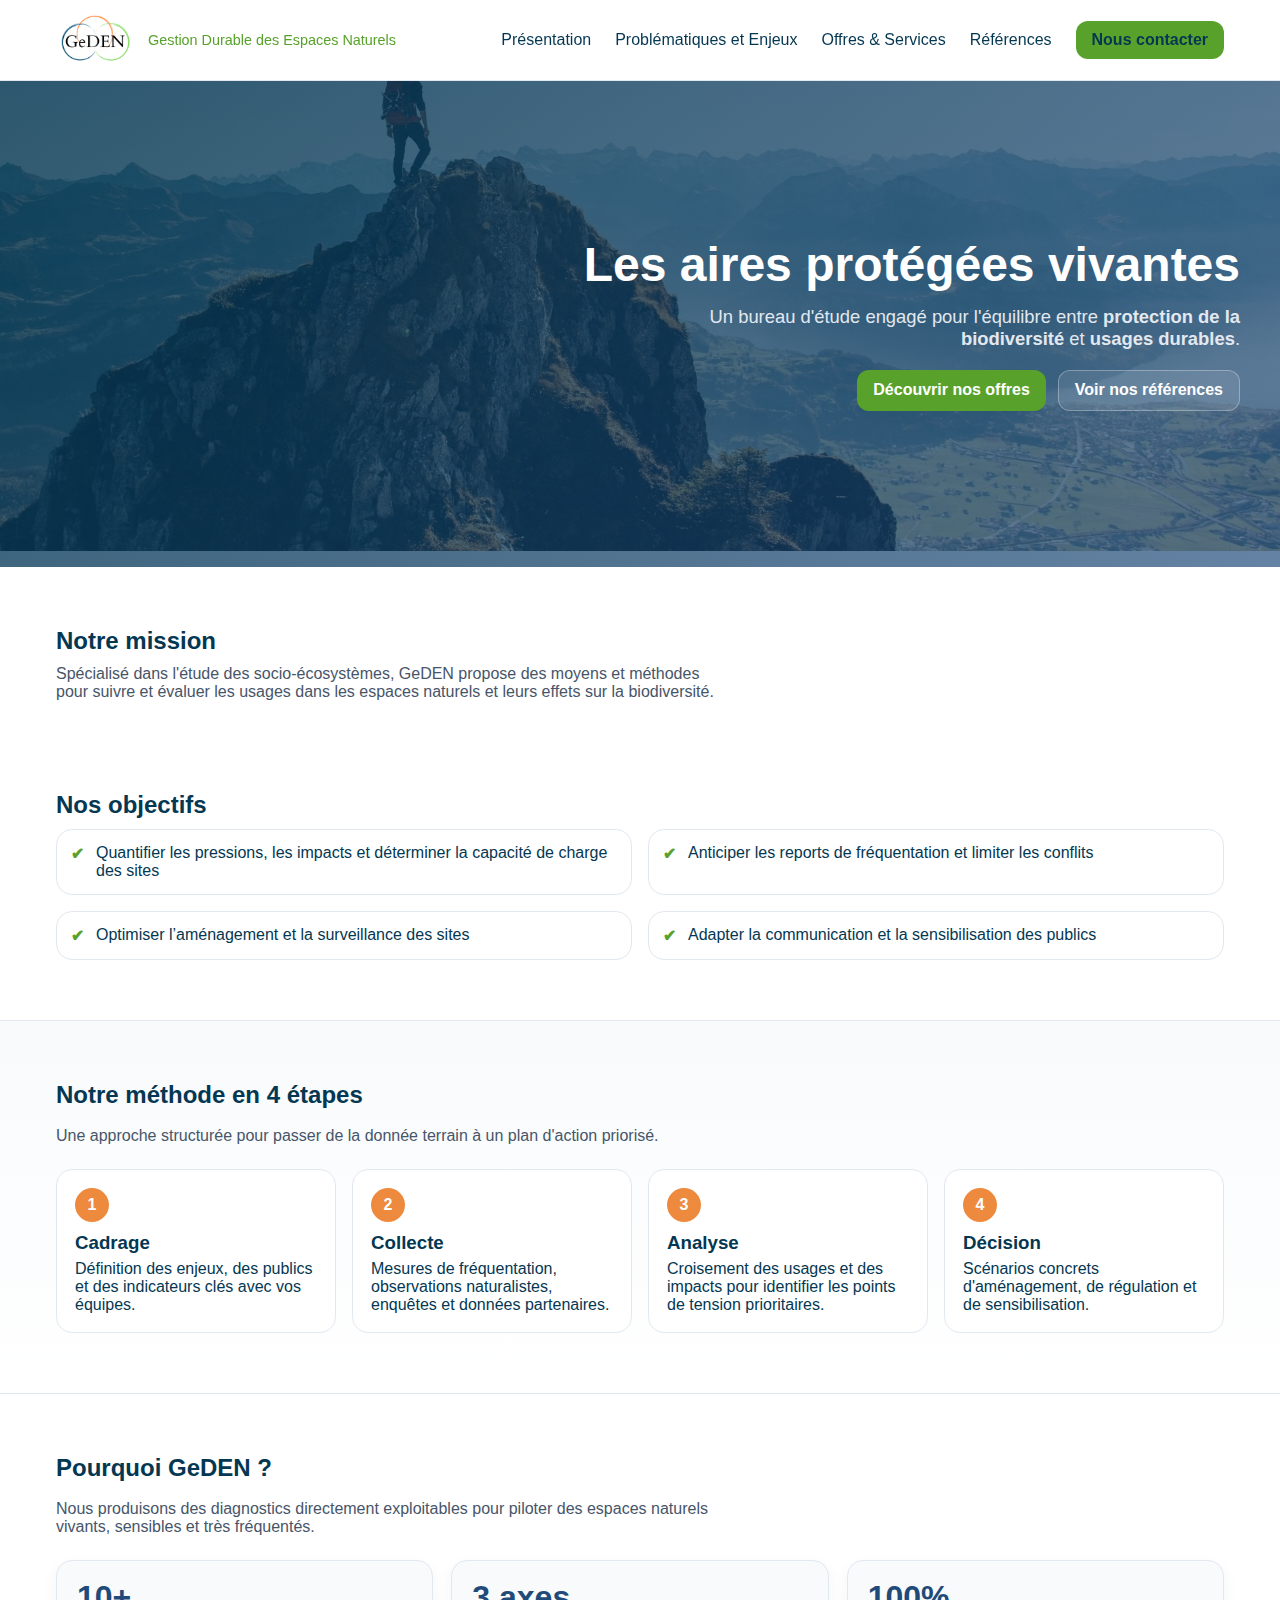
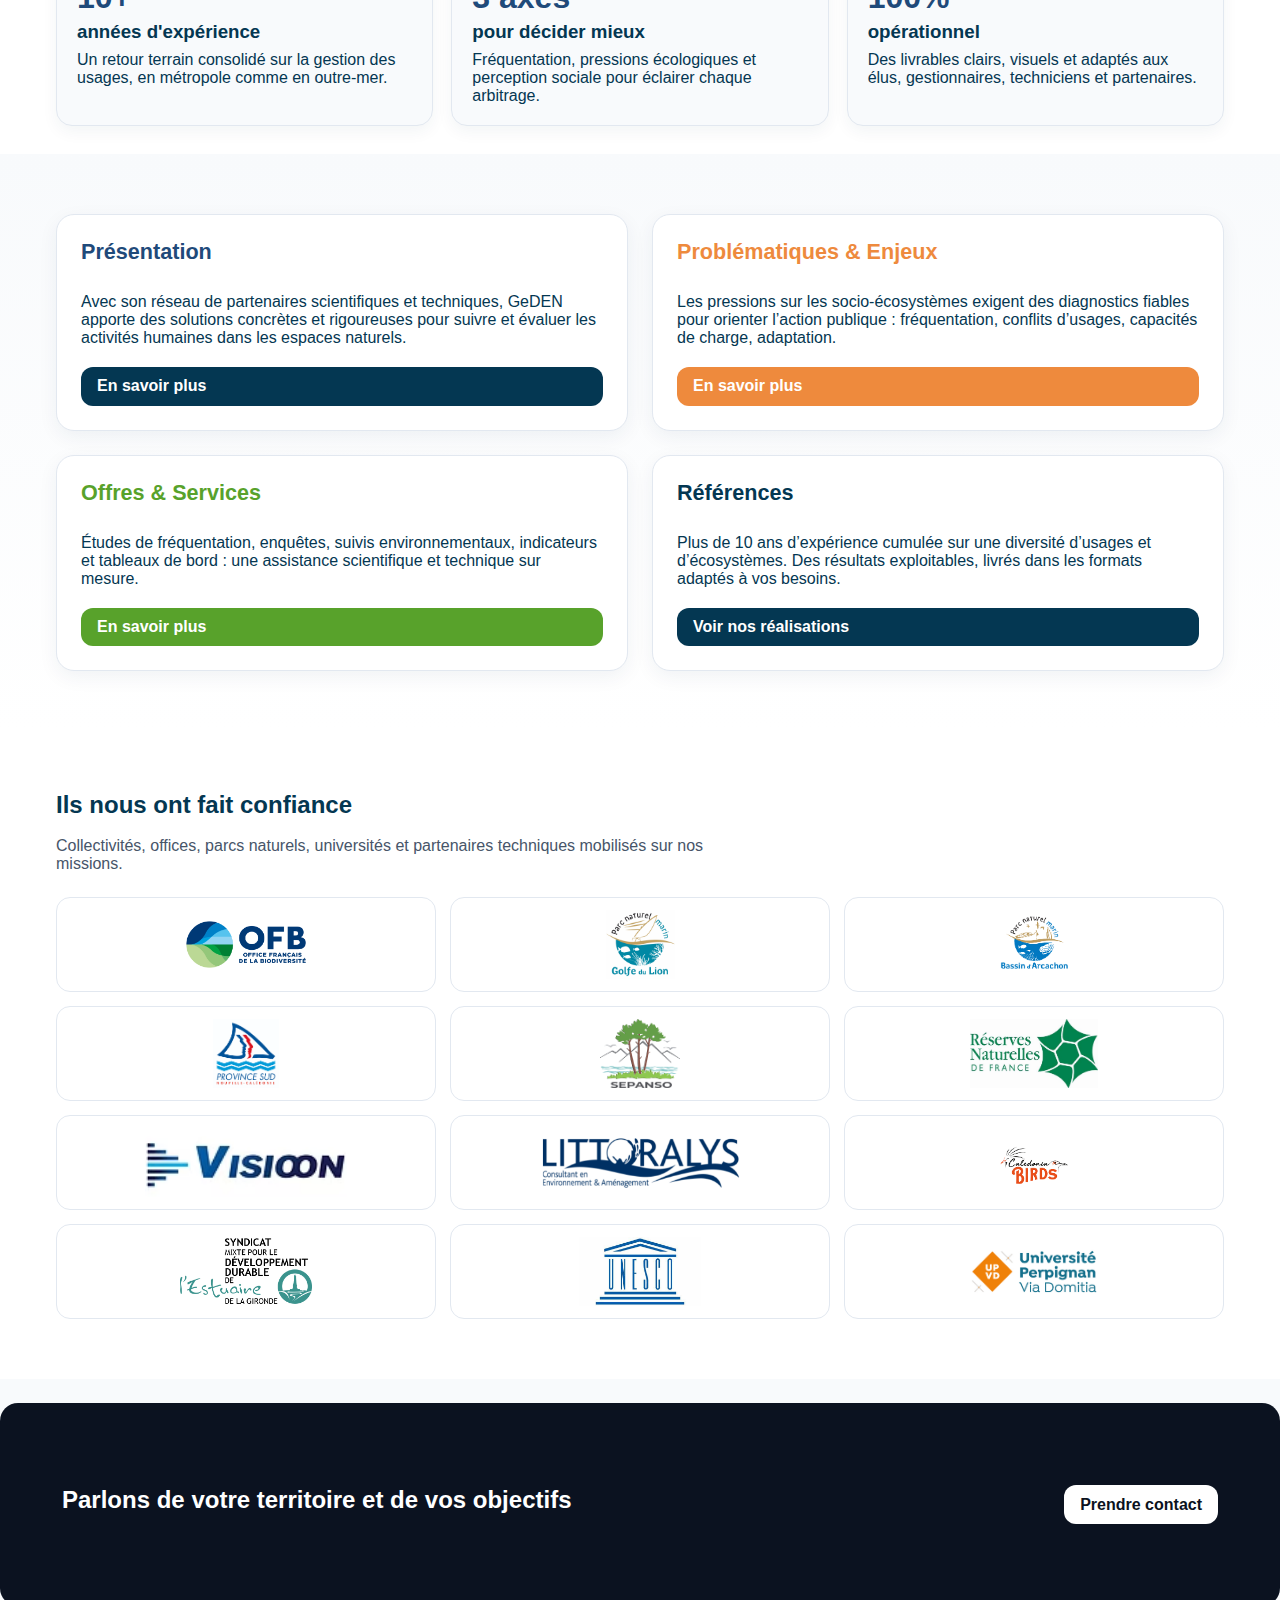
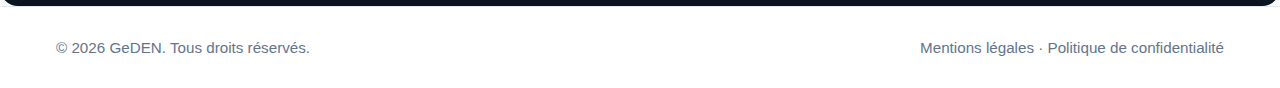
<file: index.html>
<!doctype html>
<html lang="fr">
<head>
  <meta charset="utf-8" />
  <meta name="viewport" content="width=device-width, initial-scale=1" />
  <title>GeDEN — Les aires protégées vivantes</title>
  <meta name="description" content="Bureau d'étude spécialisé dans le suivi et l’évaluation des socio-écosystèmes : fréquentation, impacts, indicateurs, appui à la décision." />
  <link rel="stylesheet" href="style.css" />
  <link rel="icon" type="image/png" href="favicon.png">

</head>
<body>
  
  <!-- Header (liens vers pages, pas d’ancres) -->
  <header class="header">
    <div class="container nav">
      <a class="brand" href="index.html">
        <img src="logo.png" alt="Logo GeDEN" height="80">
        <div class="brand__title">
          <!-- <div class="brand__name">GeDEN</div> -->
          <div class="brand__tag">Gestion Durable des Espaces Naturels</div>
        </div>
      </a>
      <nav class="menu" id="menu">
        <a href="presentation.html">Présentation</a>
        <a href="problematiques-et-enjeux.html">Problématiques et Enjeux</a>
        <a href="offres-et-services.html">Offres & Services</a>
        <a href="references.html">Références</a>
        <a href="contact.html" class="btn btn-primary">Nous contacter</a>
      </nav>
      <button class="menu-toggle" id="menuToggle" aria-expanded="false" aria-controls="menu">Menu</button>
    </div>
  </header>

  <!-- Hero -->
  <section class="hero">
    <div class="hero__bg"></div>
    <div class="hero__veil"></div>
    <div class="container hero__inner">
      <h1>Les aires protégées vivantes</h1>
      <p>Un bureau d'étude engagé pour l'équilibre entre <strong>protection de la biodiversité</strong> et <strong>usages durables</strong>.</p>
      <div class="cta">
        <a href="offres-et-services.html" class="btn btn-primary">Découvrir nos offres</a>
        <a href="references.html" class="btn btn-ghost">Voir nos références</a>
      </div>
    </div>
  </section>

  <!-- 1 - Notre Mission -->
  <section class="white">
    <div class="container">
      <h2>Notre mission</h2>
      <p class="lead">
        Spécialisé dans l'étude des socio-écosystèmes, GeDEN propose des moyens et méthodes
        pour suivre et évaluer les usages dans les espaces naturels et leurs effets sur la biodiversité.
      </p>
    </div>
  </section>

  <!-- 2 - Nos objectifs -->
  <section class="white compact">
    <div class="container">
      <h2>Nos objectifs</h2>
      <div class="goals mt-3">
        <div class="goal"><span class="tick">✔</span><span>Quantifier les pressions, les impacts et déterminer la capacité de charge des sites</span></div>
        <div class="goal"><span class="tick">✔</span><span>Anticiper les reports de fréquentation et limiter les conflits</span></div>
        <div class="goal"><span class="tick">✔</span><span>Optimiser l’aménagement et la surveillance des sites</span></div>
        <div class="goal"><span class="tick">✔</span><span>Adapter la communication et la sensibilisation des publics</span></div>
      </div>
    </div>
  </section>

  <!-- 3 - Nos méthodes -->
   <section class="gradient section-method">
    <div class="container">
      <div class="section-head">
        <h2>Notre méthode en 4 étapes</h2>
        <p class="lead">Une approche structurée pour passer de la donnée terrain à un plan d'action priorisé.</p>
      </div>

      <div class="process-flow" aria-label="Étapes de la méthode GeDEN">
        <article class="process-step">
          <span>1</span>
          <h3>Cadrage</h3>
          <p>Définition des enjeux, des publics et des indicateurs clés avec vos équipes.</p>
        </article>
        <article class="process-step">
          <span>2</span>
          <h3>Collecte</h3>
          <p>Mesures de fréquentation, observations naturalistes, enquêtes et données partenaires.</p>
        </article>
        <article class="process-step">
          <span>3</span>
          <h3>Analyse</h3>
          <p>Croisement des usages et des impacts pour identifier les points de tension prioritaires.</p>
        </article>
        <article class="process-step">
          <span>4</span>
          <h3>Décision</h3>
          <p>Scénarios concrets d'aménagement, de régulation et de sensibilisation.</p>
        </article>
      </div>
    </div>
  </section>

    <!-- 4 - Pourquoi GEDEN ? -->
   <section class="white home-highlights">
    <div class="container">
      <div class="section-head">
        <h2>Pourquoi GeDEN ?</h2>
        <p class="lead">Nous produisons des diagnostics directement exploitables pour piloter des espaces naturels vivants, sensibles et très fréquentés.</p>
      </div>
      <div class="highlights-grid">
        <article class="highlight-card">
          <p class="highlight-number">10+</p>
          <h3>années d'expérience</h3>
          <p>Un retour terrain consolidé sur la gestion des usages, en métropole comme en outre-mer.</p>
        </article>
        <article class="highlight-card">
          <p class="highlight-number">3 axes</p>
          <h3>pour décider mieux</h3>
          <p>Fréquentation, pressions écologiques et perception sociale pour éclairer chaque arbitrage.</p>
        </article>
        <article class="highlight-card">
          <p class="highlight-number">100%</p>
          <h3>opérationnel</h3>
          <p>Des livrables clairs, visuels et adaptés aux élus, gestionnaires, techniciens et partenaires.</p>
        </article>
      </div>
    </div>
  </section>

  <!-- 5 - Encarts de présentation - Résumés des pages  -->
  <section class="gradient">
    <div class="container cards">
      <article class="card card--blue">
        <h3>Présentation</h3>
        <p>
          Avec son réseau de partenaires scientifiques et techniques, GeDEN apporte des solutions
          concrètes et rigoureuses pour suivre et évaluer les activités humaines dans les espaces naturels.
        </p>
        <a href="presentation.html" class="btn btn-dark mt-4">En savoir plus</a>
      </article>

      <article class="card card--orange">
        <h3>Problématiques & Enjeux</h3>
        <p>
          Les pressions sur les socio-écosystèmes exigent des diagnostics fiables pour orienter
          l’action publique : fréquentation, conflits d’usages, capacités de charge, adaptation.
        </p>
        <a href="problematiques-et-enjeux.html" class="btn btn-orange">En savoir plus</a>
      </article>

      <article class="card card--green">
        <h3>Offres & Services</h3>
        <p>
          Études de fréquentation, enquêtes, suivis environnementaux, indicateurs et tableaux de bord :
          une assistance scientifique et technique sur mesure.
        </p>
        <a href="offres-et-services.html" class="btn btn-primary">En savoir plus</a>
      </article>

      <article class="card">
        <h3>Références</h3>
        <p>
          Plus de 10 ans d’expérience cumulée sur une diversité d’usages et d’écosystèmes. Des résultats
          exploitables, livrés dans les formats adaptés à vos besoins.
        </p>
        <a href="references.html" class="btn btn-dark">Voir nos réalisations</a>
      </article>
    </div>
  </section>

  <!-- 6 - Ils nous ont fait confiance -->
  <section class="white section-trust">
    <div class="container">
      <div class="section-head">
        <h2>Ils nous ont fait confiance</h2>
        <p class="lead">Collectivités, offices, parcs naturels, universités et partenaires techniques mobilisés sur nos missions.</p>
      </div>
      <div class="trust-logos">
        <img src="img/copie-de-logo-ofb.webp" alt="Office français de la biodiversité" loading="lazy">
        <img src="img/parc-naturel-marin-du-golfe-du-lion.png" alt="Parc naturel marin du golfe du Lion" loading="lazy">
        <img src="img/hd_bassindarcachon-vect_v2.png" alt="Parc naturel marin du Bassin d’Arcachon" loading="lazy">
        <img src="img/logo-province-sud-nc-01.jpg" alt="Province Sud Nouvelle-Calédonie" loading="lazy">
        <img src="img/logo-sepanso-2021_resize-2.png" alt="SEPANSO" loading="lazy">
        <img src="img/rnf_logo.jpg" alt="Réserves naturelles de France" loading="lazy">
        <img src="img/visioon-logo.avif" alt="VISIOON" loading="lazy">
        <img src="img/logo-littoralys.png" alt="Littoralys" loading="lazy">
        <img src="img/logo-caledonia-bird.png" alt="Calédonia Bird" loading="lazy">
        <img src="img/smiddest_logo.jpg" alt="SMIDDEST" loading="lazy">
        <img src="img/logo-unesco.png" alt="UNESCO" loading="lazy">
        <img src="img/UPVD_Logo_Web_RVB-Couleurs.jpg" alt="Université de Perpignan Via Domitia" loading="lazy">
      </div>
    </div>
  </section>

  <!-- Bande CTA -->
  <section class="band">
    <div class="container band__row">
      <h2 style="color: #fff;;">Parlons de votre territoire et de vos objectifs</h2>
      <a href="contact.html" class="btn btn-white">Prendre contact</a>
    </div>
  </section>

  <!-- Footer -->
  <footer>
    <div class="container foot">
      <p>© <span id="year"></span> GeDEN. Tous droits réservés.</p>
      <p><a href="mentions-legales.html">Mentions légales</a> · <a href="confidentialite.html">Politique de confidentialité</a></p>
    </div>
  </footer>
  
  <script src="https://code.jquery.com/jquery-3.7.1.min.js"></script>
  <script src="main.js"></script>

</body>
</html>
</file>
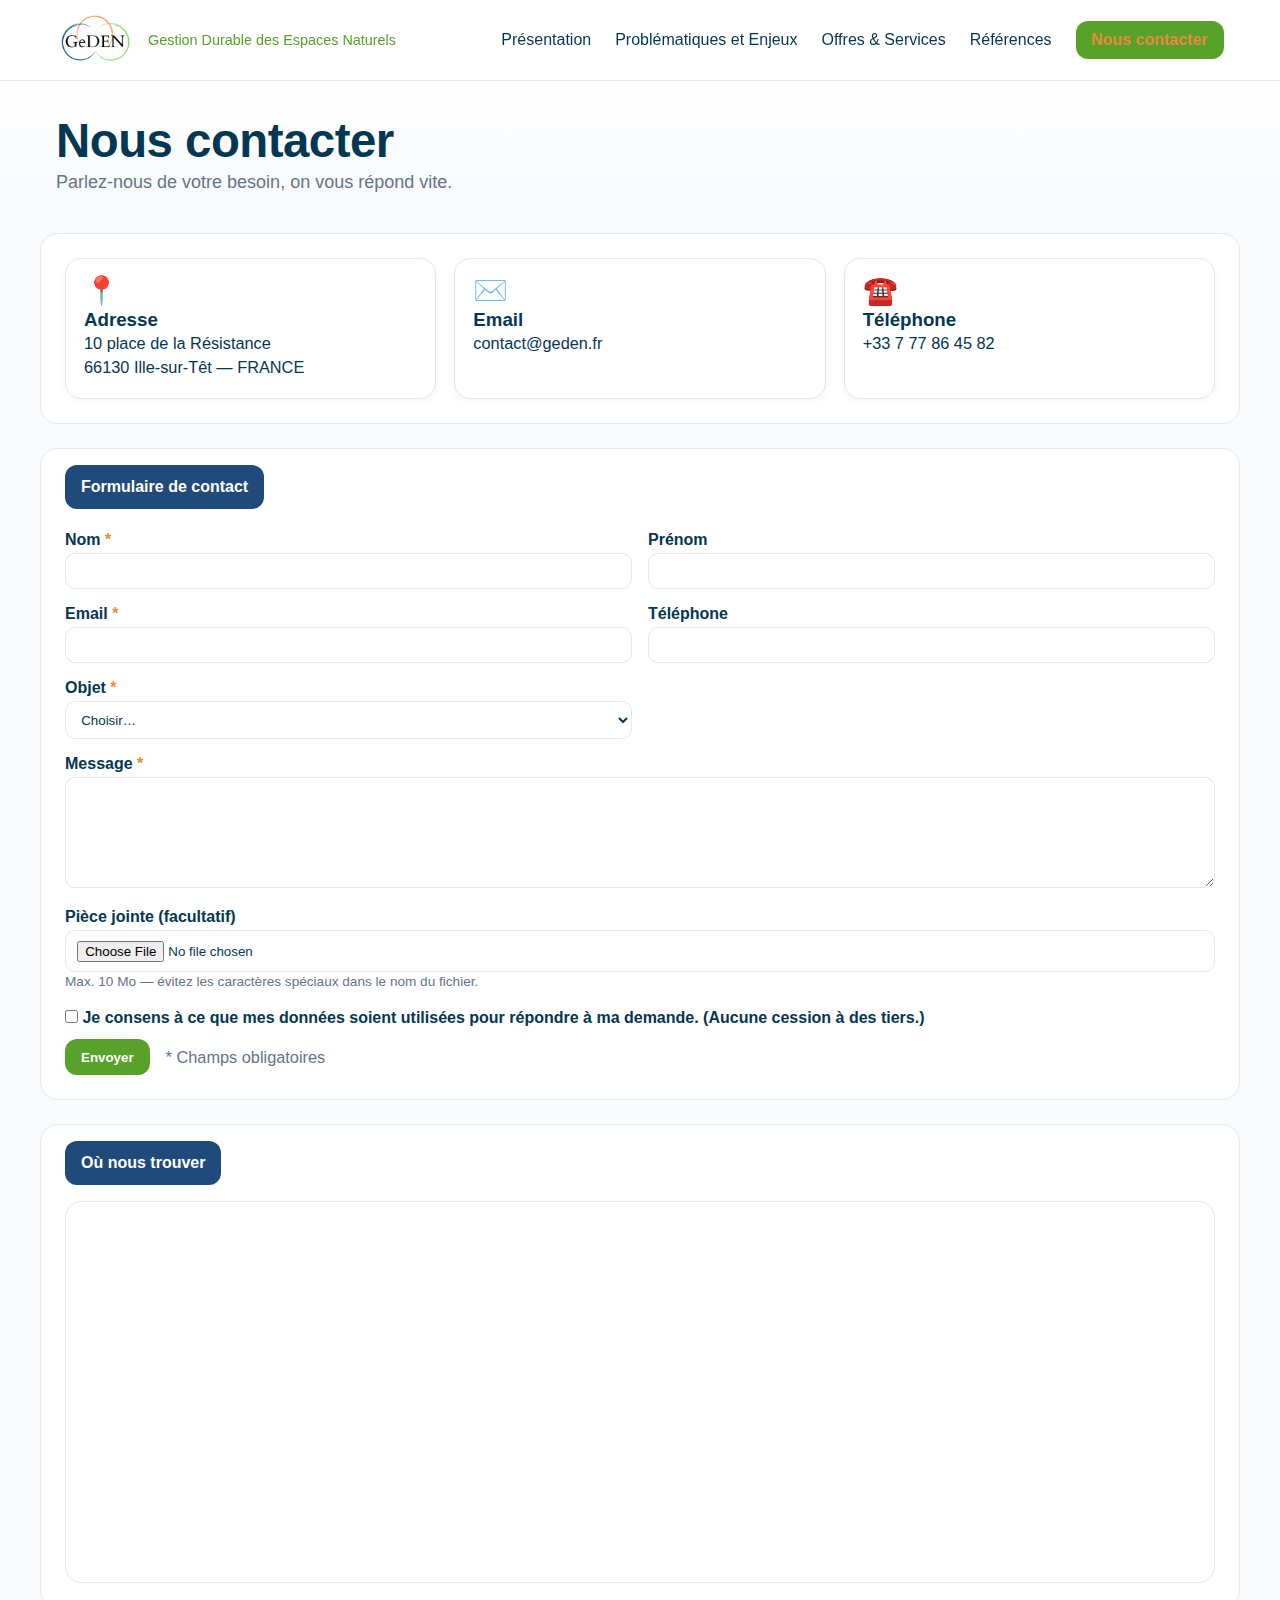
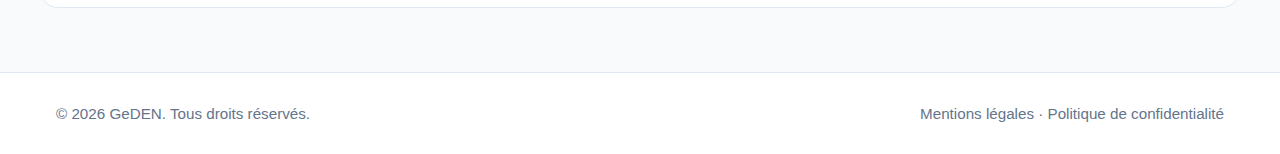
<file: contact.html>
<!doctype html>
<html lang="fr">
<head>
  <meta charset="utf-8" />
  <meta name="viewport" content="width=device-width, initial-scale=1" />
  <title>GeDEN — Contact</title>
  <meta name="description" content="Contactez GeDEN : adresse, email et téléphone. Envoyez-nous votre demande ou votre cahier des charges." />
  <link rel="stylesheet" href="style.css" />
  <link rel="icon" type="image/png" href="favicon.png">
</head>
<body>
  <!-- Header commun -->
  <header class="header">
    <div class="container nav">
      <a class="brand" href="index.html">
        <img src="logo.png" alt="Logo GeDEN" height="80">
        <div class="brand__title">
          <!-- <div class="brand__name">GeDEN</div> -->
          <div class="brand__tag">Gestion Durable des Espaces Naturels</div>
        </div>
      </a>
      <nav class="menu" id="menu">
        <a href="presentation.html">Présentation</a>
        <a href="problematiques-et-enjeux.html">Problématiques et Enjeux</a>
        <a href="offres-et-services.html">Offres & Services</a>
        <a href="references.html">Références</a>
        <a href="contact.html" class="btn btn-primary" aria-current="page">Nous contacter</a>
      </nav>
      <button class="menu-toggle" id="menuToggle" aria-expanded="false" aria-controls="menu">Menu</button>
    </div>
  </header>

  <!-- Titre -->
  <section class="page-hero">
    <div class="container">
      <h1 class="h1">Nous contacter</h1>
      <p class="subtitle">Parlez-nous de votre besoin, on vous répond vite.</p>
    </div>
  </section>

  <main class="container" style="padding:40px 0 64px">
    <!-- Cartes de contact -->
    <section class="section">
      <div class="contact-cards">
        <article class="contact-card">
          <div class="contact-card__icon" aria-hidden="true">📍</div>
          <h3>Adresse</h3>
          <p>10 place de la Résistance<br>66130 Ille-sur-Têt — FRANCE</p>
        </article>

        <article class="contact-card">
          <div class="contact-card__icon" aria-hidden="true">✉️</div>
          <h3>Email</h3>
          <p><a href="mailto:contact@geden.fr">contact@geden.fr</a></p>
        </article>

        <article class="contact-card">
          <div class="contact-card__icon" aria-hidden="true">☎️</div>
          <h3>Téléphone</h3>
          <p><a href="tel:+33778645482">+33 7 77 86 45 82</a></p>
        </article>
      </div>
    </section>

    <!-- Formulaire -->
    <section class="section" style="margin-top:24px">
      <div class="ribbon">Formulaire de contact</div>

      <!-- Remplace action par ton endpoint (Formspree, backend, etc.) -->
      <form class="form" id="contactForm" method="post" action="" enctype="multipart/form-data" novalidate>
        <!-- Honeypot anti-spam -->
        <div class="visually-hidden">
          <label>Ne pas remplir si vous êtes humain
            <input name="company" type="text" tabindex="-1" autocomplete="off">
          </label>
        </div>

        <div class="form-grid">
          <div class="form-field">
            <label for="lastname">Nom <span class="req">*</span></label>
            <input id="lastname" name="lastname" type="text" required autocomplete="family-name">
          </div>

          <div class="form-field">
            <label for="firstname">Prénom</label>
            <input id="firstname" name="firstname" type="text" autocomplete="given-name">
          </div>

          <div class="form-field">
            <label for="email">Email <span class="req">*</span></label>
            <input id="email" name="email" type="email" required autocomplete="email">
          </div>

          <div class="form-field">
            <label for="phone">Téléphone</label>
            <input id="phone" name="phone" type="tel" autocomplete="tel">
          </div>

          <div class="form-field">
            <label for="subject">Objet <span class="req">*</span></label>
            <select id="subject" name="subject" required>
              <option value="" selected disabled>Choisir…</option>
              <option>Demande d’information</option>
              <option>Devis / cahier des charges</option>
              <option>Partenariat / expertise</option>
              <option>Autre</option>
            </select>
          </div>

          <div class="form-field form-field--full">
            <label for="message">Message <span class="req">*</span></label>
            <textarea id="message" name="message" rows="6" required></textarea>
          </div>

          <div class="form-field form-field--full">
            <label for="file">Pièce jointe (facultatif)</label>
            <input id="file" name="file" type="file" accept=".pdf,.doc,.docx,.xls,.xlsx,.png,.jpg,.jpeg">
            <small class="hint">Max. 10&nbsp;Mo — évitez les caractères spéciaux dans le nom du fichier.</small>
          </div>

          <div class="form-field form-field--full">
            <label class="check">
              <input type="checkbox" required name="rgpd">
              <span>Je consens à ce que mes données soient utilisées pour répondre à ma demande. (Aucune cession à des tiers.)</span>
            </label>
          </div>
        </div>

        <div class="form-actions">
          <button type="submit" class="btn btn-primary">Envoyer</button>
          <p class="form-note">* Champs obligatoires</p>
        </div>

        <div class="form-success" id="formSuccess" aria-live="polite" hidden>
          Merci, votre message a bien été envoyé. Nous revenons vers vous rapidement.
        </div>
      </form>
    </section>

    <!-- Carte -->
    <section class="section" style="margin-top:24px">
      <div class="ribbon">Où nous trouver</div>
      <div class="map-wrap">
        <!-- Option 1 : iframe Google Maps -->
        <iframe
          title="Localisation GeDEN"
          loading="lazy" referrerpolicy="no-referrer-when-downgrade"
          src="https://www.google.com/maps?q=10+place+de+la+R%C3%A9sistance,+66130+Ille-sur-T%C3%AAt,+France&output=embed">
        </iframe>

        <!-- Option 2 (à la place de l'iframe) : image statique locale
        <img src="img/map-ille-sur-tet.jpg" alt="Plan d’accès GeDEN">
        -->
      </div>
    </section>

    <!-- Bande CTA -->
    <!-- <section class="band" style="margin-top:24px">
      <div class="band__row container">
        <h2 style="color: #fff;">Un projet à lancer&nbsp;?</h2>
        <a href="mailto:contact@geden.fr" class="btn btn-white">contact@geden.fr</a>
      </div>
    </section> -->
  </main>

  <footer>
    <div class="container foot">
      <p>© <span id="year"></span> GeDEN. Tous droits réservés.</p>
      <p><a href="mentions-legales.html">Mentions légales</a> · <a href="confidentialite.html">Politique de confidentialité</a></p>
    </div>
  </footer>
  
  <script src="https://code.jquery.com/jquery-3.7.1.min.js"></script>
  <script src="main.js"></script>

  <!-- (Optionnel) confirmation sans backend -->
  <script>
    // Supprime ce block si tu postes réellement le formulaire.
    const form = document.getElementById('contactForm');
    const ok = document.getElementById('formSuccess');
    if (form) {
      form.addEventListener('submit', (e) => {
        if (!form.action) { // pas d'endpoint -> on fake l'envoi
          e.preventDefault();
          ok.hidden = false;
          form.reset();
          form.scrollIntoView({behavior: 'smooth'});
        }
      });
    }
  </script>
</body>
</html>
</file>
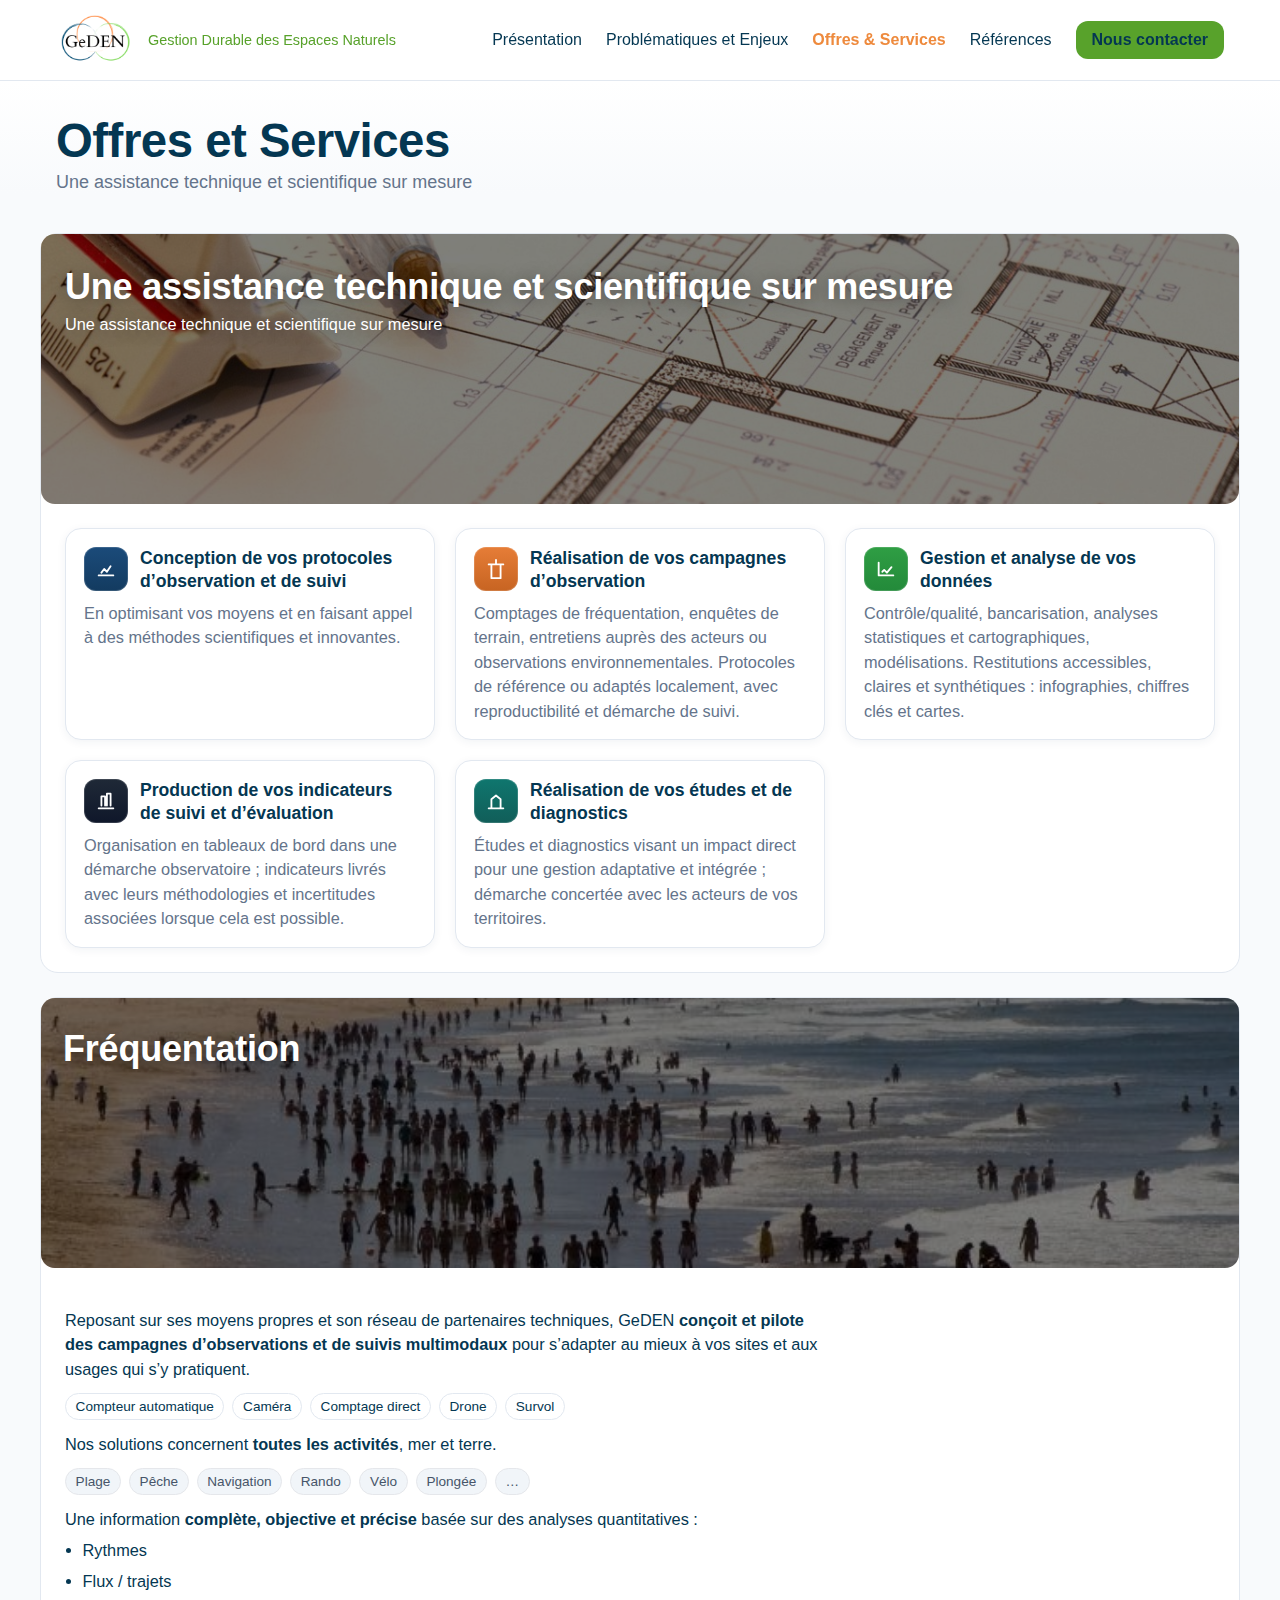
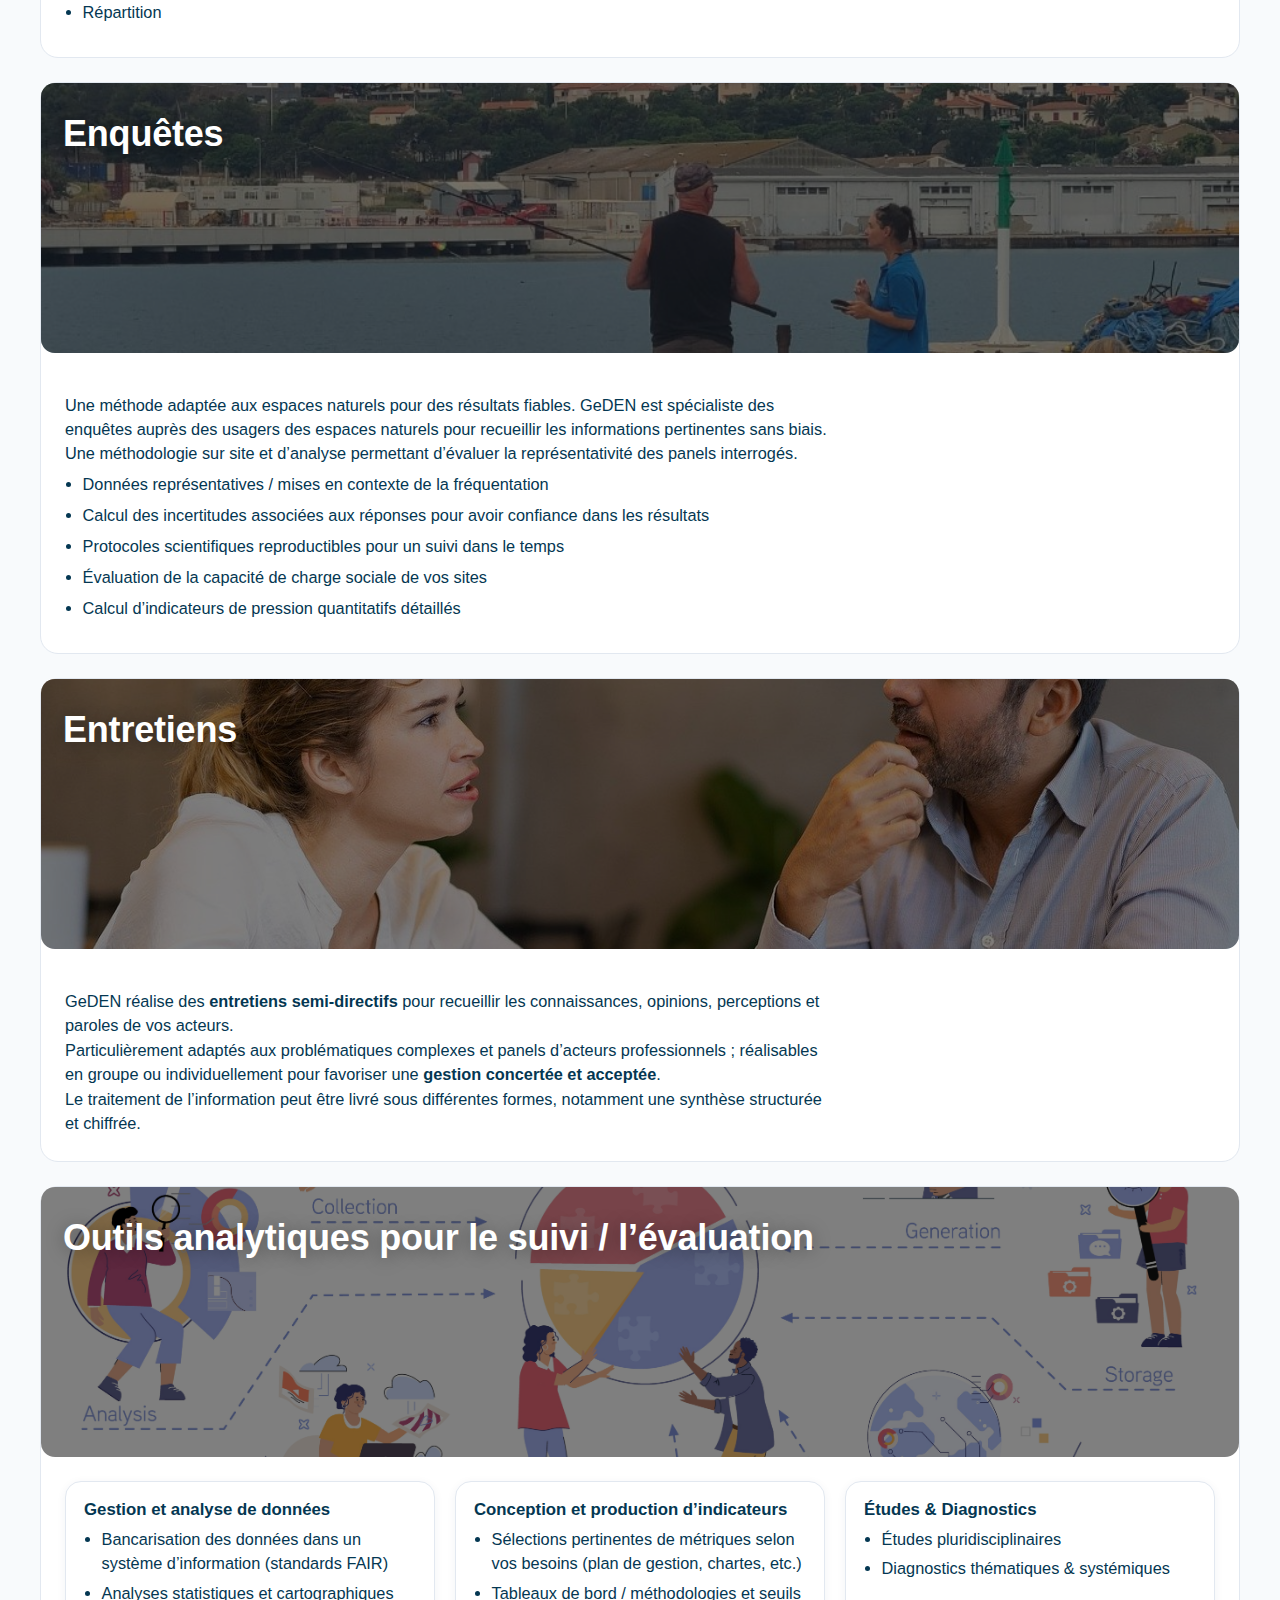
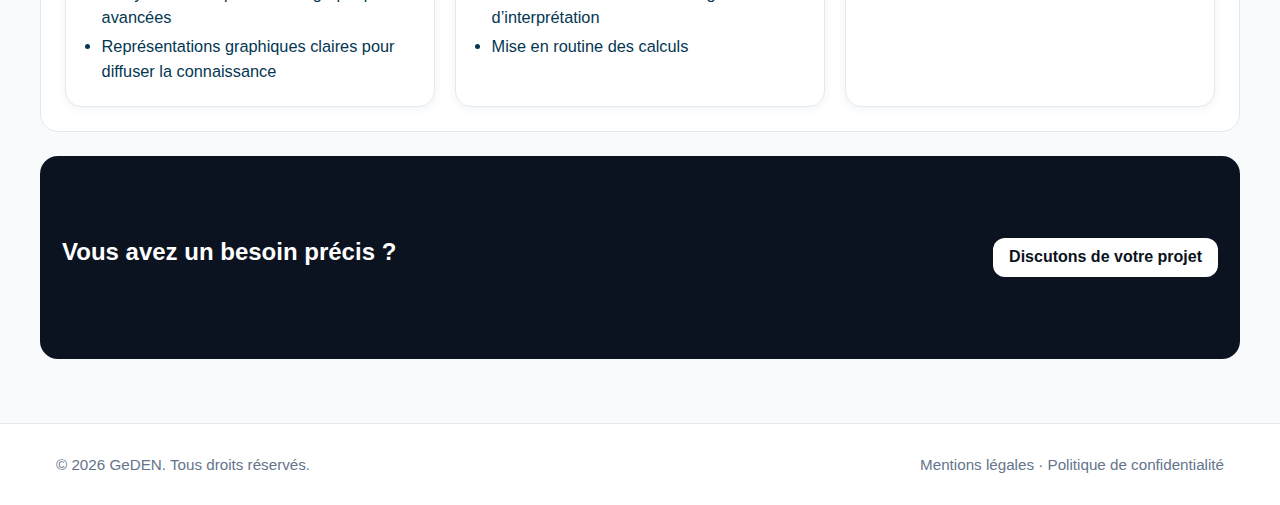
<file: offres-et-services.html>
<!doctype html>
<html lang="fr">
<head>
  <meta charset="utf-8" />
  <meta name="viewport" content="width=device-width, initial-scale=1" />
  <title>GeDEN — Offres & Services</title>
  <meta name="description" content="Une assistance technique et scientifique sur mesure : protocoles, campagnes d’observation, gestion et analyse de données, indicateurs et diagnostics." />
  <link rel="stylesheet" href="style.css" />
  <link rel="icon" type="image/png" href="favicon.png">
</head>
<body>

  <!-- Header -->
  <header class="header">
    <div class="container nav">
      <a class="brand" href="index.html">
        <img src="logo.png" alt="Logo GeDEN" height="80">
        <div class="brand__title">
          <div class="brand__tag">Gestion Durable des Espaces Naturels</div>
        </div>
      </a>
      <nav class="menu" id="menu">
        <a href="presentation.html">Présentation</a>
        <a href="problematiques-et-enjeux.html">Problématiques et Enjeux</a>
        <a href="offres-et-services.html" aria-current="page">Offres & Services</a>
        <a href="references.html">Références</a>
        <a href="contact.html" class="btn btn-primary">Nous contacter</a>
      </nav>
      <button class="menu-toggle" id="menuToggle" aria-expanded="false" aria-controls="menu">Menu</button>
    </div>
  </header>

  <!-- Titre de page -->
  <section class="page-hero">
    <div class="container">
      <h1 class="h1">Offres et Services</h1>
      <p class="subtitle">Une assistance technique et scientifique sur mesure</p>
    </div>
  </section>

  <main class="container">

    <!-- HERO (comme Problématiques & Enjeux) -->
    <section class="section section-services-hero">
      <div class="services-hero" style="background-image: url('img/assistTecknik.jpg')">
        <div class="services-hero__bg"></div>
        <div class="services-hero__inner">
          <!-- <span class="services-hero__tag">Offres & Services</span> -->
          <h2 class="services-hero__title">Une assistance technique et scientifique sur mesure</h2>
          <p class="services-hero__lede">
            Une assistance technique et scientifique sur mesure
          </p>
        </div>
      </div>

      <!-- 1) Résumé des offres (5 cartes) -> version "cards" comme Enjeux -->
      <div class="services-cards">
        <article class="services-card">
          <div class="services-card__head">
            <div class="services-icon badge-blue" aria-hidden="true">
              <!-- icône simple (déco) -->
              <svg viewBox="0 0 24 24" fill="none" class="svg" xmlns="http://www.w3.org/2000/svg">
                <path d="M4 19h16M7 16l3-4 3 3 4-6" stroke="currentColor" stroke-width="2" stroke-linecap="round" stroke-linejoin="round"/>
              </svg>
            </div>
            <h3>Conception de vos protocoles d’observation et de suivi</h3>
          </div>
          <p>En optimisant vos moyens et en faisant appel à des méthodes scientifiques et innovantes.</p>
        </article>

        <article class="services-card">
          <div class="services-card__head">
            <div class="services-icon badge-orange" aria-hidden="true">
              <svg viewBox="0 0 24 24" fill="none" class="svg" xmlns="http://www.w3.org/2000/svg">
                <path d="M12 2v4M4 7h16M7 7v15h10V7" stroke="currentColor" stroke-width="2" stroke-linecap="round" stroke-linejoin="round"/>
              </svg>
            </div>
            <h3>Réalisation de vos campagnes d’observation</h3>
          </div>
          <p>Comptages de fréquentation, enquêtes de terrain, entretiens auprès des acteurs ou observations environnementales. Protocoles de référence ou adaptés localement, avec reproductibilité et démarche de suivi.</p>
        </article>

        <article class="services-card">
          <div class="services-card__head">
            <div class="services-icon badge-green" aria-hidden="true">
              <svg viewBox="0 0 24 24" fill="none" class="svg" xmlns="http://www.w3.org/2000/svg">
                <path d="M4 19V5M4 19h16M8 15l2-2 3 3 5-6" stroke="currentColor" stroke-width="2" stroke-linecap="round" stroke-linejoin="round"/>
              </svg>
            </div>
            <h3>Gestion et analyse de vos données</h3>
          </div>
          <p>Contrôle/qualité, bancarisation, analyses statistiques et cartographiques, modélisations. Restitutions accessibles, claires et synthétiques : infographies, chiffres clés et cartes.</p>
        </article>

        <article class="services-card">
          <div class="services-card__head">
            <div class="services-icon badge-navy" aria-hidden="true">
              <svg viewBox="0 0 24 24" fill="none" class="svg" xmlns="http://www.w3.org/2000/svg">
                <path d="M4 20h16M7 17V7h4v10M13 17V4h4v13" stroke="currentColor" stroke-width="2" stroke-linecap="round" stroke-linejoin="round"/>
              </svg>
            </div>
            <h3>Production de vos indicateurs de suivi et d’évaluation</h3>
          </div>
          <p>Organisation en tableaux de bord dans une démarche observatoire ; indicateurs livrés avec leurs méthodologies et incertitudes associées lorsque cela est possible.</p>
        </article>

        <article class="services-card">
          <div class="services-card__head">
            <div class="services-icon badge-teal" aria-hidden="true">
              <svg viewBox="0 0 24 24" fill="none" class="svg" xmlns="http://www.w3.org/2000/svg">
                <path d="M4 20h16M7 20V10l5-4 5 4v10" stroke="currentColor" stroke-width="2" stroke-linecap="round" stroke-linejoin="round"/>
              </svg>
            </div>
            <h3>Réalisation de vos études et de diagnostics</h3>
          </div>
          <p>Études et diagnostics visant un impact direct pour une gestion adaptative et intégrée ; démarche concertée avec les acteurs de vos territoires.</p>
        </article>
      </div>
    </section>

    <!-- FRÉQUENTATION (hero + contenu comme les blocs de Problématiques) -->
    <section class="section section-service-block">
      <div class="services-hero services-hero--small" style="background-image: url('img/frequentation plage.jpg')">
        <div class="services-hero__bg"></div>
        <div class="services-hero__inner">
          <!-- <span class="services-hero__tag">Fréquentation</span> -->
          <h2 class="services-hero__title">Fréquentation</h2>
          <p class="services-hero__lede"> </p>
        </div>
      </div>

      <div class="service-content">
        <p>
          Reposant sur ses moyens propres et son réseau de partenaires techniques, GeDEN
          <strong>conçoit et pilote des campagnes d’observations et de suivis multimodaux</strong>
          pour s’adapter au mieux à vos sites et aux usages qui s’y pratiquent.
        </p>
        <div class="badges">
          <span class="badge">Compteur automatique</span>
          <span class="badge">Caméra</span>
          <span class="badge">Comptage direct</span>
          <span class="badge">Drone</span>
          <span class="badge">Survol</span>
        </div>
        <p>Nos solutions concernent <strong>toutes les activités</strong>, mer et terre.</p>
        <div class="badges soft">
          <span class="badge">Plage</span><span class="badge">Pêche</span>
          <span class="badge">Navigation</span><span class="badge">Rando</span>
          <span class="badge">Vélo</span><span class="badge">Plongée</span>
          <span class="badge">…</span>
        </div>
        <p>Une information <strong>complète, objective et précise</strong> basée sur des analyses quantitatives :</p>
        <ul class="bullets">
          <li>Rythmes</li>
          <li>Flux / trajets</li>
          <li>Répartition</li>
        </ul>
      </div>
    </section>

    <!-- ENQUÊTES -->
    <section class="section section-service-block">
      <div class="services-hero services-hero--small" style="background-image: url('img/peche_bord_portvendres_22_06_2025_GEDEN.jpg')">
        <div class="services-hero__bg"></div>
        <div class="services-hero__inner">
          <!-- <span class="services-hero__tag">Enquêtes</span> -->
          <h2 class="services-hero__title">Enquêtes</h2>
          <p class="services-hero__lede"> </p>
        </div>
      </div>

      <div class="service-content">
        <p>Une méthode adaptée aux espaces naturels pour des résultats fiables. GeDEN est spécialiste des enquêtes auprès des usagers des espaces naturels pour recueillir les informations pertinentes sans biais.</p>
        <p>Une méthodologie sur site et d’analyse permettant d’évaluer la représentativité des panels interrogés.</p>
        <ul class="bullets">
          <li>Données représentatives / mises en contexte de la fréquentation</li>
          <li>Calcul des incertitudes associées aux réponses pour avoir confiance dans les résultats</li>
          <li>Protocoles scientifiques reproductibles pour un suivi dans le temps</li>
          <li>Évaluation de la capacité de charge sociale de vos sites</li>
          <li>Calcul d’indicateurs de pression quantitatifs détaillés</li>
        </ul>
      </div>
    </section>

    <!-- ENTRETIENS -->
    <section class="section section-service-block">
      <div class="services-hero services-hero--small" style="background-image: url('img/entretien.jpg')">
        <div class="services-hero__bg"></div>
        <div class="services-hero__inner">
          <!-- <span class="services-hero__tag">Entretiens</span> -->
          <h2 class="services-hero__title">Entretiens</h2>
          <p class="services-hero__lede"> </p>
        </div>
      </div>

      <div class="service-content">
        <p>GeDEN réalise des <strong>entretiens semi-directifs</strong> pour recueillir les connaissances, opinions, perceptions et paroles de vos acteurs.</p>
        <p>Particulièrement adaptés aux problématiques complexes et panels d’acteurs professionnels ; réalisables en groupe ou individuellement pour favoriser une <strong>gestion concertée et acceptée</strong>.</p>
        <p>Le traitement de l’information peut être livré sous différentes formes, notamment une synthèse structurée et chiffrée.</p>
      </div>
    </section>

    <!-- OUTILS -->
    <section class="section section-service-tools">
      <div class="services-hero services-hero--small" style="background-image: url('img/outil-analytique-suivi.jpg')">
        <div class="services-hero__bg"></div>
        <div class="services-hero__inner">
          <!-- <span class="services-hero__tag">Outils analytiques</span> -->
          <h2 class="services-hero__title">Outils analytiques pour le suivi / l’évaluation</h2>
          <p class="services-hero__lede"> </p>
        </div>
      </div>

      <div class="tools">
        <article class="tool">
          <h3 class="tool__title">Gestion et analyse de données</h3>
          <ul class="bullets tight">
            <li>Bancarisation des données dans un système d’information (standards FAIR)</li>
            <li>Analyses statistiques et cartographiques avancées</li>
            <li>Représentations graphiques claires pour diffuser la connaissance</li>
          </ul>
        </article>

        <article class="tool">
          <h3 class="tool__title">Conception et production d’indicateurs</h3>
          <ul class="bullets tight">
            <li>Sélections pertinentes de métriques selon vos besoins (plan de gestion, chartes, etc.)</li>
            <li>Tableaux de bord / méthodologies et seuils d’interprétation</li>
            <li>Mise en routine des calculs</li>
          </ul>
        </article>

        <article class="tool">
          <h3 class="tool__title">Études & Diagnostics</h3>
          <ul class="bullets tight">
            <li>Études pluridisciplinaires</li>
            <li>Diagnostics thématiques & systémiques</li>
          </ul>
        </article>
      </div>
    </section>

    <!-- CTA -->
    <section class="band">
      <div class="band__row container">
        <h2 style="color:#fff;">Vous avez un besoin précis ?</h2>
        <a href="contact.html" class="btn btn-white">Discutons de votre projet</a>
      </div>
    </section>

  </main>

  <!-- Footer -->
  <footer>
    <div class="container foot">
      <p>© <span id="year"></span> GeDEN. Tous droits réservés.</p>
      <p><a href="mentions-legales.html">Mentions légales</a> · <a href="confidentialite.html">Politique de confidentialité</a></p>
    </div>
  </footer>

  <script src="https://code.jquery.com/jquery-3.7.1.min.js"></script>
  <script src="main.js"></script>
</body>
</html>
</file>
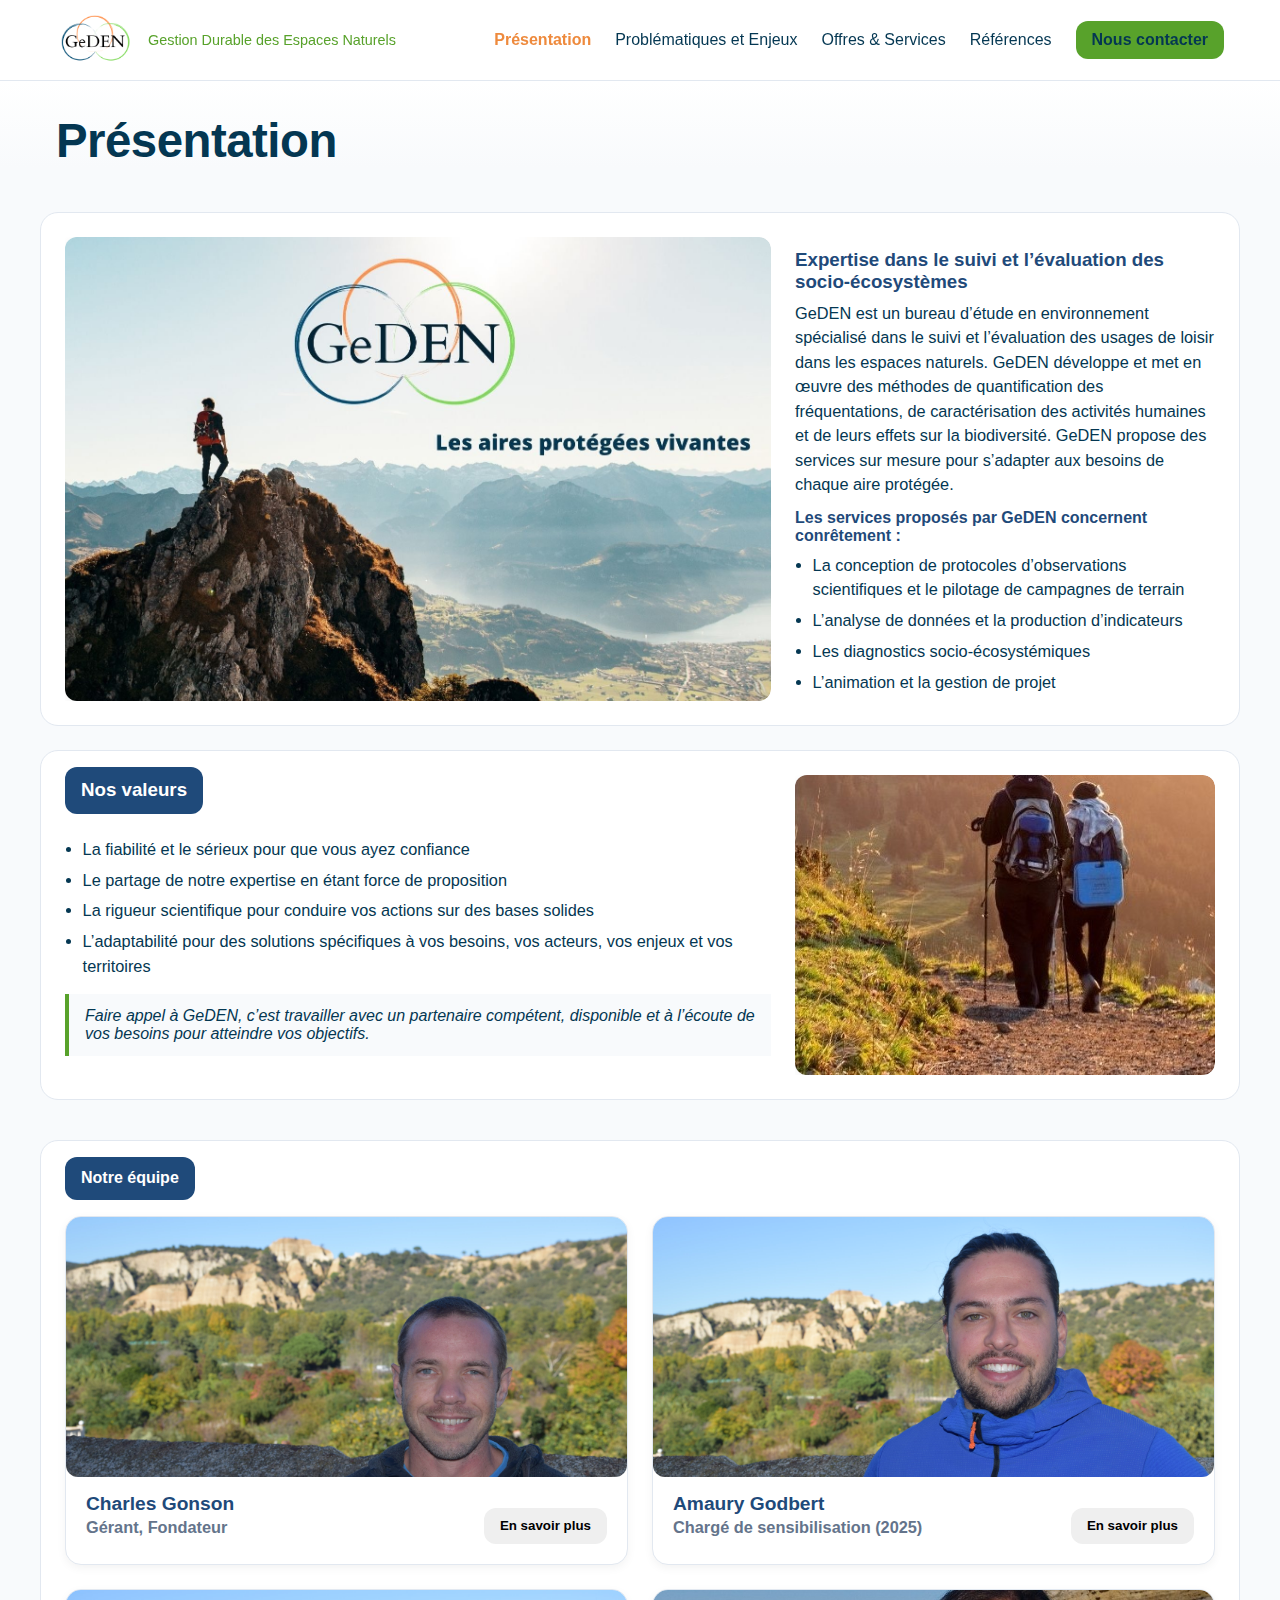
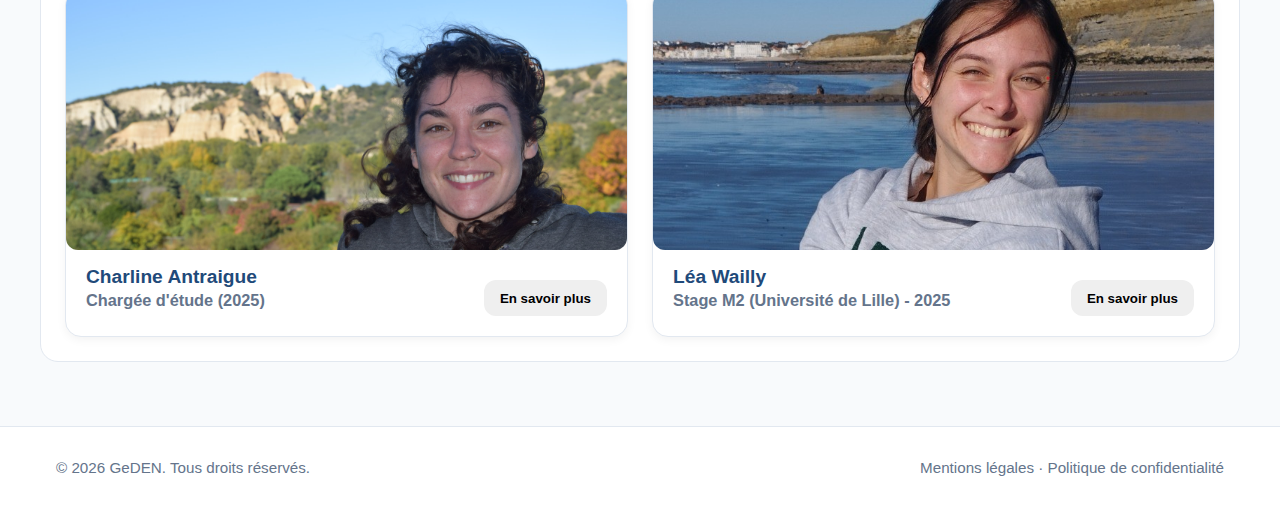
<file: presentation.html>
<!doctype html>
<html lang="fr">
<head>
  <meta charset="utf-8" />
  <meta name="viewport" content="width=device-width, initial-scale=1" />
  <title>GeDEN — Présentation</title>
  <meta name="description" content="Expertise dans le suivi et l’évaluation des socio-écosystèmes. Protocoles d’observations, analyses, diagnostics et animation de projets." />
  <link rel="stylesheet" href="style.css" />
  <link rel="icon" type="image/png" href="favicon.png">

</head>
<body>
  <!-- Header commun -->
  <header class="header">
    <div class="container nav">
      <a class="brand" href="index.html">
        <img src="logo.png" alt="Logo GeDEN" height="80">
        <div class="brand__title">
          <!-- <div class="brand__name">GeDEN</div> -->
          <div class="brand__tag">Gestion Durable des Espaces Naturels</div>
        </div>
      </a>
      <nav class="menu" id="menu">
        <a href="presentation.html" aria-current="page">Présentation</a>
        <a href="problematiques-et-enjeux.html">Problématiques et Enjeux</a>
        <a href="offres-et-services.html">Offres & Services</a>
        <a href="references.html">Références</a>
        <a href="contact.html" class="btn btn-primary">Nous contacter</a>
      </nav>
      <button class="menu-toggle" id="menuToggle" aria-expanded="false" aria-controls="menu">Menu</button>
    </div>
  </header>

  <section class="page-hero">
    <div class="container">
      <h1 class="h1">Présentation</h1>
    </div>
  </section>

  <main class="container" style="padding:40px 0 64px">
    <!-- Intro -->
    <section class="section">
      <div class="grid-2">
        <figure class="figure">
          <img src="img/1-edited.jpg" alt="Illustration observation environnement">
        </figure>
        <div>
          <h3 class="kicker">Expertise dans le suivi et l’évaluation des socio-écosystèmes</h3>
          <p>GeDEN est un bureau d’étude en environnement spécialisé dans le suivi et l’évaluation des usages de loisir dans les espaces naturels. GeDEN développe et met en œuvre des méthodes de quantification des fréquentations, de caractérisation des activités humaines et de leurs effets sur la biodiversité. GeDEN propose des services sur mesure pour s’adapter aux besoins de chaque aire protégée.</p>

          <h4 class="kicker">Les services proposés par GeDEN concernent conrêtement :</h4>
          <ul class="bullets">
            <li>La conception de protocoles d’observations scientifiques et le pilotage de campagnes de terrain</li>
            <li>L’analyse de données et la production d’indicateurs</li>
            <li>Les diagnostics socio-écosystémiques</li>
            <li>L’animation et la gestion de projet</li>
          </ul>
        </div>
      </div>
    </section>

    <!-- Valeurs -->
    <section class="section" style="margin-top:24px">
      <div class="grid-2">
        <div>
          <h3 class="ribbon">Nos valeurs</h3>
          <ul class="bullets">
            <li>La fiabilité et le sérieux pour que vous ayez confiance</li>
            <li>Le partage de notre expertise en étant force de proposition</li>
            <li>La rigueur scientifique pour conduire vos actions sur des bases solides</li>
            <li>L’adaptabilité pour des solutions spécifiques à vos besoins, vos acteurs, vos enjeux et vos territoires</li>
          </ul>

          <blockquote class="values-quote">
            Faire appel à GeDEN, c’est travailler avec un partenaire compétent, disponible et à l’écoute de vos besoins pour atteindre vos objectifs.
          </blockquote>
        </div>
        <figure class="figure">
          <img src="img/duo-randonneur-dos.jpg" alt="Randonnée en espace naturel" style="height: 300px; object-position: 40%bottom;">
        </figure>
      </div>
    </section>

    <!-- Équipe -->
    <section class="section" style="margin-top:40px">
      <div class="ribbon">Notre équipe</div>
      <div class="team-grid">
        <!-- Charles -->
        <article class="team-card">
          <img src="img/charles.JPG" alt="Charles Gonson - Gérant, Fondateur">
          <div class="team-content">
            <h3 class="team-name">Charles Gonson</h3>
            <p class="role">Gérant, Fondateur</p>

             <button class="btn btn-outline team-more btn-pres" type="button">
                En savoir plus
              </button>

            <div class="team-full" style="display:none;">
              <p>
                Je travaille depuis 15 ans pour des organismes de recherche (CNRS, Ifremer, IRD) ainsi que pour des gestionnaires d’aires protégées (PNMBA-OFB).<br>
                J’ai participé à plusieurs projets dédiés au suivi et à l’évaluation des usages de loisirs (PAMPA, AMBIO, RESOBLO) menés sur différentes aires protégées : Province Sud de Nouvelle-Calédonie, Réserve naturelle marine de La Réunion, Réserve naturelle marine de Cerbère-Banyuls, Parc marin de la Côte-Bleue, Parc naturel marin du Bassin d’Arcachon ou encore le site UNESCO du Phare de Cordouan.<br>
                Mon parcours atteste d’une solide expérience dans la conduite d’études scientifiques, la gestion de projets et le pilotage de campagnes de terrain.<br>
                Dynamique et sérieux, je suis motivé par la volonté d’éclairer les décideurs à partir de connaissances fiables et de contribuer ainsi à une gestion durable et équilibrée des espaces naturels.
              </p>     
            </div>
          </div>
        </article>

        <!-- Amaury -->
        <article class="team-card">
          <img src="img/amaury.JPG" alt="Amaury Godbert - Chargé de sensibilisation">
          <div class="team-content">
            <h3 class="team-name">Amaury Godbert</h3>
            <p class="role">Chargé de sensibilisation (2025)</p>

             <button class="btn btn-outline team-more btn-pres" type="button">
                En savoir plus
              </button>

            <div class="team-full" style="display:none;">
              <p>Je travaille sur la campagne de sensibilisation à la réglementation de la pêche de loisir menée dans le Parc naturel marin du golfe du Lion (PNMGL).</p>

              <p>Mon rôle consiste à aller à la rencontre des pêcheurs, du bord comme en embarqué, afin d’échanger sur leurs pratiques et de collecter des données utiles à la gestion durable du milieu marin.</p>

              <p>Je réalise la bancarisation, le traitement et l’analyse de ces données, que je valorise à travers des cartographies et des rapports.</p>

              <p>Passionné par le milieu marin, j’apprécie particulièrement le travail de terrain et la contribution directe à la connaissance et à la préservation des espaces marins.</p>
            </div>
          </div>
        </article>

        <!-- Charline -->
        <article class="team-card">
          <img src="img/charline.JPG" alt="Charline Antraigue - Chargée d'étude">
          <div class="team-content">
            <h3 class="team-name">Charline Antraigue</h3>
            <p class="role">Chargée d'étude (2025)</p>

             <button class="btn btn-outline team-more btn-pres" type="button">
                En savoir plus
              </button>

            <div class="team-full" style="display:none;">
              <p>Je participe à la campagne de sensibilisation à la réglementation de la pêche de loisir dans le parc naturel marin du golfe du Lion.</p>

              <p>J'assure, de manière autonome, la gestion du planning pour la réalisation des rencontres avec les pêcheurs, la gestion des données et du matériel.</p>

              <p>Je travaille aussi pour GeDEN, sous le statut d’auto-entrepreneure (Ecosynthèse SPE), sur 2 études de perceptions en analysant des données d'enquête et en participant à la rédaction de rapport diagnostic.</p>

              <p>Je suis particulièrement passionnée par le milieu marin et par le fait d'apporter des connaissances scientifiques pour limiter les impacts des activités humaines sur la biodiversité.</p>
            </div>
          </div>
        </article>

        <!-- Léa -->
        <article class="team-card">
          <img src="img/1726580258691.jfif" alt="Léa Wailly - Stage M2 (Université de Lille) - 2025">
          <div class="team-content">
            <h3 class="team-name">Léa Wailly</h3>
            <p class="role">Stage M2 (Université de Lille) - 2025</p>

             <button class="btn btn-outline team-more btn-pres" type="button">
                En savoir plus
              </button>

            <div class="team-full" style="display:none;">
              <p>Je réalise mon stage de fin d'étude sur la perception des usagers de plages du Parc naturel marin du Golfe du Lion 
                vis à vis de la baisse de mer. <br> Mon rôle consiste en la réalisation des enquêtes sur le terrain,
                la bancarisation et l'analyse des données et la rédaction d'un rapport qui vise principalement à répondre à la question suivante:<br><br>
                  une meilleure connaissance de la laisse de mer favorise-t-elle un dérangement moindre? 
              </p>
            </div>
          </div>
        </article>
      </div>
    </section>
  </main>

  <!-- Footer -->
  <footer>
    <div class="container foot">
      <p>© <span id="year"></span> GeDEN. Tous droits réservés.</p>
      <p><a href="mentions-legales.html">Mentions légales</a> · <a href="confidentialite.html">Politique de confidentialité</a></p>
    </div>
  </footer>

  <div class="modal" id="teamModal" aria-hidden="true">
    <div class="modal__backdrop"></div>

    <div class="modal__panel" role="dialog" aria-modal="true" aria-labelledby="teamModalTitle">
      <button class="modal__close" type="button" aria-label="Fermer">×</button>

      <div class="modal__header">
        <img class="modal__photo" alt="" />
        <div>
          <h3 id="teamModalTitle" class="modal__title"></h3>
          <p class="modal__role"></p>
        </div>
      </div>

      <div class="modal__content"></div>
    </div>
  </div>
  
  <script src="https://code.jquery.com/jquery-3.7.1.min.js"></script>
  <script src="main.js"></script>
  
</body>
</html>
</file>
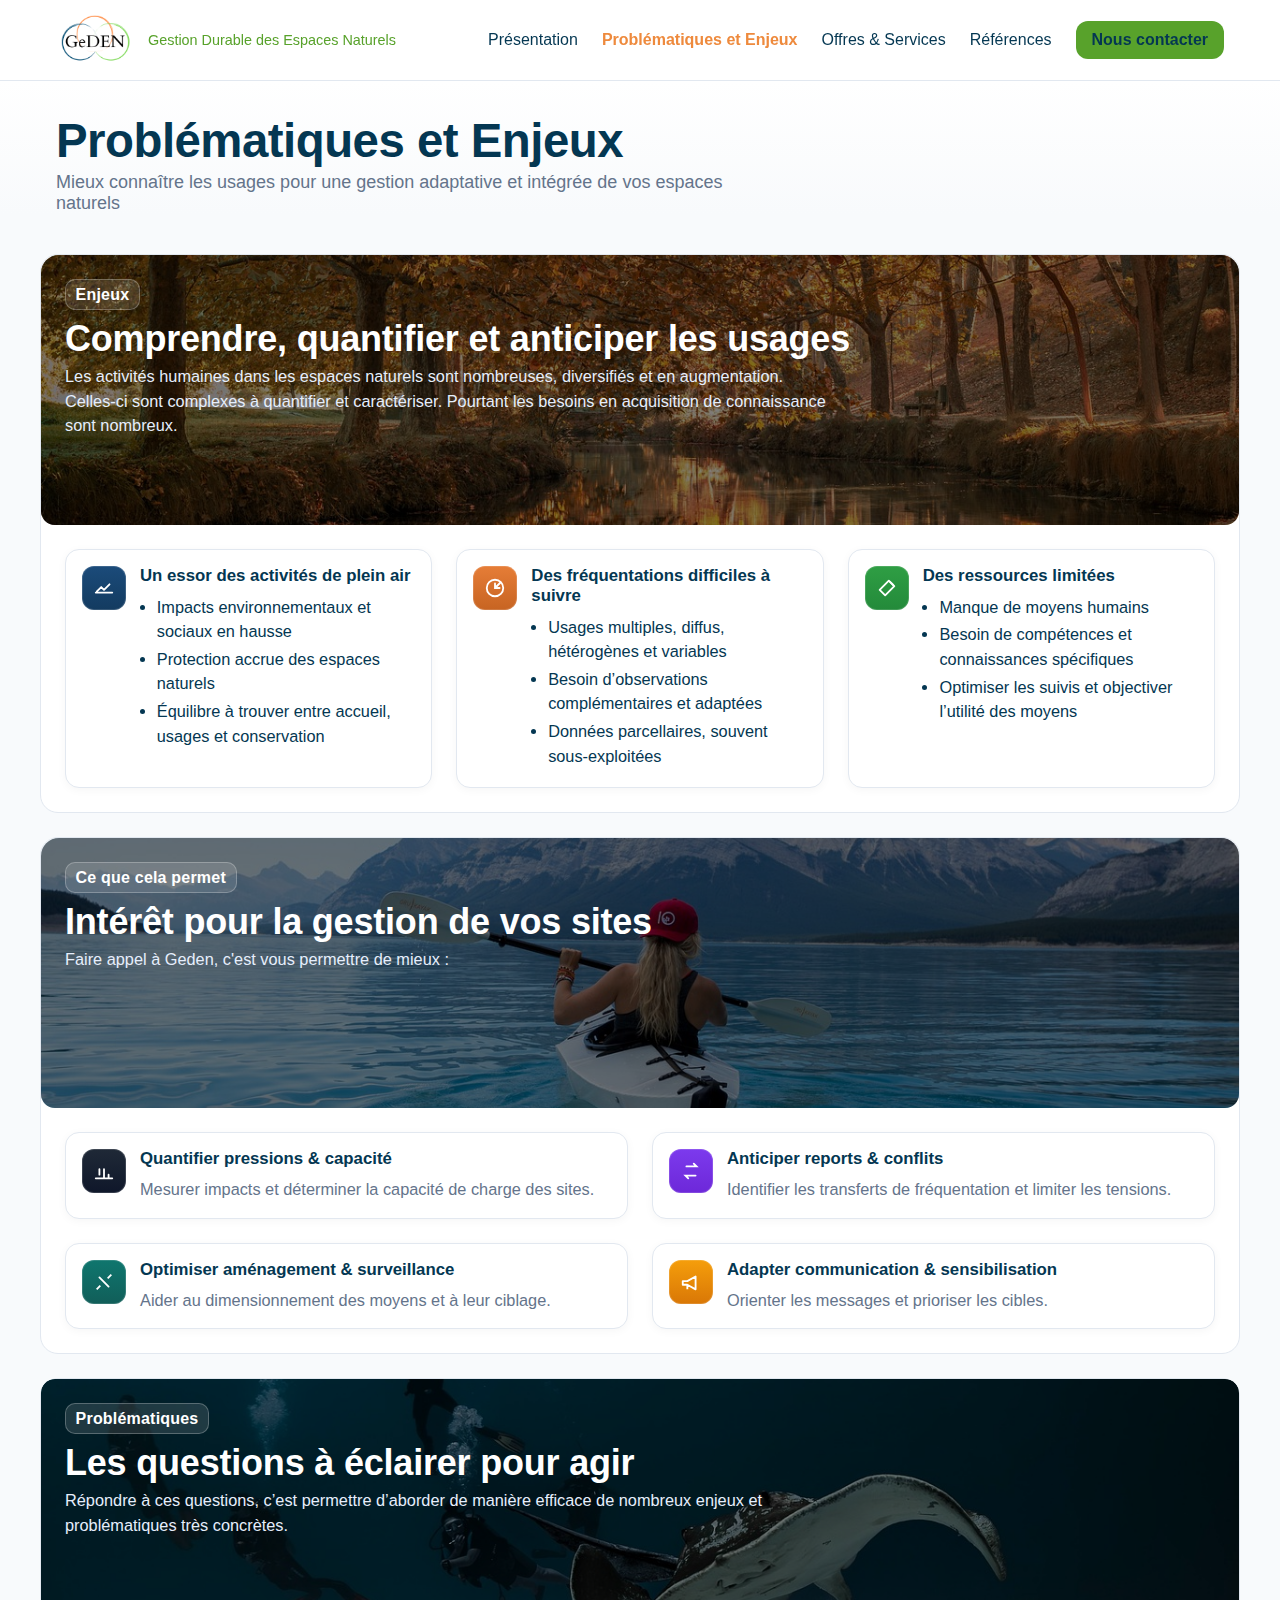
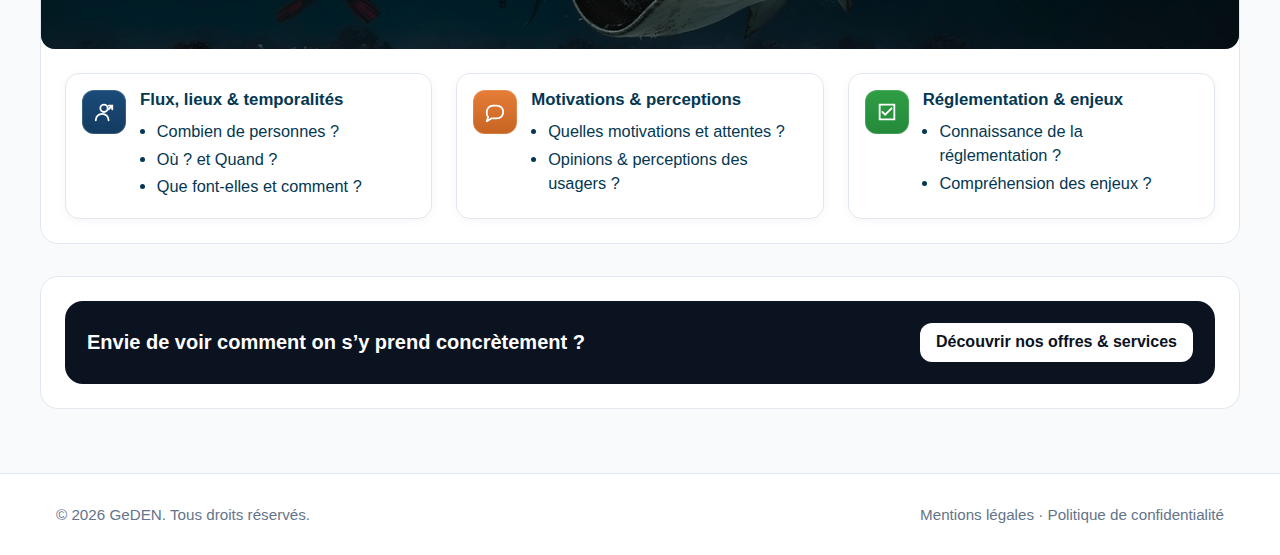
<file: problematiques-et-enjeux.html>
<!doctype html>
<html lang="fr">
<head>
  <meta charset="utf-8" />
  <meta name="viewport" content="width=device-width, initial-scale=1" />
  <title>GeDEN — Problématiques et Enjeux</title>
  <meta name="description" content="Mieux connaître les usages pour une gestion adaptative et intégrée des espaces naturels : enjeux et problématiques clés." />
  <link rel="stylesheet" href="style.css" />
  <link rel="icon" type="image/png" href="favicon.png">
</head>
<body>
  <!-- Header commun -->
  <header class="header">
    <div class="container nav">
      <a class="brand" href="index.html">
        <img src="logo.png" alt="Logo GeDEN" height="80">
        <div class="brand__title">
          <!-- <div class="brand__name">GeDEN</div> -->
          <div class="brand__tag">Gestion Durable des Espaces Naturels</div>
        </div>
      </a>
      <nav class="menu" id="menu">
        <a href="presentation.html">Présentation</a>
        <a href="problematiques-et-enjeux.html" aria-current="page">Problématiques et Enjeux</a>
        <a href="offres-et-services.html">Offres & Services</a>
        <a href="references.html">Références</a>
        <a href="contact.html" class="btn btn-primary">Nous contacter</a>
      </nav>
      <button class="menu-toggle" id="menuToggle" aria-expanded="false" aria-controls="menu">Menu</button>
    </div>
  </header>

  <!-- Titre de page -->
  <section class="page-hero">
    <div class="container">
      <h1 class="h1">Problématiques et Enjeux</h1>
      <p class="subtitle">
        Mieux connaître les usages pour une gestion adaptative et intégrée de vos espaces naturels
      </p>
    </div>
  </section>

  <main class="container" style="padding:40px 0 64px">

    <!-- Enjeux -->
<section class="section enjeux">
  <div class="enjeux-hero">
    <div class="enjeux-hero__bg" style="background-image: url('img/28.jpg')">
      <div class="services-hero__bg"></div>
      <div class="enjeux-hero__inner container">
        <span class="enjeux-hero__tag">Enjeux</span>
        <h2 class="enjeux-hero__title" style="color: #fff;">Comprendre, quantifier et anticiper les usages</h2>
        <p class="enjeux-hero__lede">
          Les activités humaines dans les espaces naturels sont nombreuses, diversifiés et en augmentation.
          Celles-ci sont complexes à quantifier et caractériser. 
          Pourtant les besoins en acquisition de connaissance sont nombreux.
        </p>
      </div>
    </div>
  </div>

  <!-- 3 points clés, avec vrais pictos (carrés) -->
  <div class="en-grid">
    <!-- Carte 1 -->
    <article class="en-item">
      <div class="icon-badge badge-blue" aria-hidden="true">
        <!-- hausse usages / enjeux -->
        <svg viewBox="0 0 24 24" class="svg">
          <path d="M3 17h18M4 16l5-5 3 3 6-6" fill="none" stroke="currentColor" stroke-width="2" stroke-linecap="round" stroke-linejoin="round"/>
        </svg>
      </div>
      <div class="en-body">
        <h3 class="en-title">Un essor des activités de plein air</h3>
        <ul class="en-list">
          <li>Impacts environnementaux et sociaux en hausse</li>
          <li>Protection accrue des espaces naturels</li>
          <li>Équilibre à trouver entre accueil, usages et conservation</li>
        </ul>
      </div>
    </article>

    <!-- Carte 2 -->
    <article class="en-item">
      <div class="icon-badge badge-orange" aria-hidden="true">
        <!-- radar / suivi -->
        <svg viewBox="0 0 24 24" class="svg">
          <circle cx="12" cy="12" r="9" fill="none" stroke="currentColor" stroke-width="2"/>
          <path d="M12 12l6-6M12 7v5h5" fill="none" stroke="currentColor" stroke-width="2" stroke-linecap="round"/>
        </svg>
      </div>
      <div class="en-body">
        <h3 class="en-title">Des fréquentations difficiles à suivre</h3>
        <ul class="en-list">
          <li>Usages multiples, diffus, hétérogènes et variables</li>
          <li>Besoin d’observations complémentaires et adaptées</li>
          <li>Données parcellaires, souvent sous-exploitées</li>
        </ul>
      </div>
    </article>

    <!-- Carte 3 -->
    <article class="en-item">
      <div class="icon-badge badge-green" aria-hidden="true">
        <!-- ressources / outils -->
        <svg viewBox="0 0 24 24" class="svg">
          <path d="M4 14l6 6 10-10-6-6L4 14z" fill="none" stroke="currentColor" stroke-width="2" stroke-linejoin="round"/>
          <path d="M15 5l4 4" fill="none" stroke="currentColor" stroke-width="2"/>
        </svg>
      </div>
      <div class="en-body">
        <h3 class="en-title">Des ressources limitées</h3>
        <ul class="en-list">
          <li>Manque de moyens humains</li>
          <li>Besoin de compétences et connaissances spécifiques</li>
          <li>Optimiser les suivis et objectiver l’utilité des moyens</li>
        </ul>
      </div>
    </article>
  </div>
</section>

    <!-- Enjeux -->
<section class="section permet">
  <div class="enjeux-hero">
    <div class="enjeux-hero__bg" style="background-image: url('img/girl-1561989_1280.jpg')">
        <div class="services-hero__bg"></div>
        <div class="enjeux-hero__inner container">
          <span class="enjeux-hero__tag">Ce que cela permet</span>
          <h2 class="enjeux-hero__title" style="color: #fff;">Intérêt pour la gestion de vos sites</h2>
          <p class="enjeux-hero__lede">
            Faire appel à Geden, c'est vous permettre de mieux :
          </p>
        </div>
    </div>
  </div>


   <!-- Ce que cela permet -->
    <div class="en-grid">
      <article class="en-item">
        <div class="icon-badge badge-navy" aria-hidden="true">
          <!-- bar chart -->
          <svg viewBox="0 0 24 24" class="svg">
            <path d="M3 20h18M7 16v-6M12 20v-10M17 20v-4" fill="none" stroke="currentColor" stroke-width="2" stroke-linecap="round"/>
          </svg>
        </div>
        <div class="en-body">
          <h3 class="en-title">Quantifier pressions & capacité</h3>
          <p class="en-text">Mesurer impacts et déterminer la capacité de charge des sites.</p>
        </div>
      </article>

      <article class="en-item">
        <div class="icon-badge badge-purple" aria-hidden="true">
          <!-- swap / anticipation -->
          <svg viewBox="0 0 24 24" class="svg">
            <path d="M7 7h11l-3-3M17 17H6l3 3" fill="none" stroke="currentColor" stroke-width="2" stroke-linecap="round"/>
          </svg>
        </div>
        <div class="en-body">
          <h3 class="en-title">Anticiper reports & conflits</h3>
          <p class="en-text">Identifier les transferts de fréquentation et limiter les tensions.</p>
        </div>
      </article>

      <article class="en-item">
        <div class="icon-badge badge-teal" aria-hidden="true">
          <!-- outils / optimisation -->
          <svg viewBox="0 0 24 24" class="svg">
            <path d="M7 7l10 10M8 16l-4 4 4-4Zm8-8l4-4-4 4Z" fill="none" stroke="currentColor" stroke-width="2" stroke-linecap="round"/>
          </svg>
        </div>
        <div class="en-body">
          <h3 class="en-title">Optimiser aménagement & surveillance</h3>
          <p class="en-text">Aider au dimensionnement des moyens et à leur ciblage.</p>
        </div>
      </article>

      <article class="en-item">
        <div class="icon-badge badge-amber" aria-hidden="true">
          <!-- megaphone -->
          <svg viewBox="0 0 24 24" class="svg">
            <path d="M3 11h5l9-5v14l-9-5H3zM8 16v4" fill="none" stroke="currentColor" stroke-width="2" stroke-linejoin="round"/>
          </svg>
        </div>
        <div class="en-body">
          <h3 class="en-title">Adapter communication & sensibilisation</h3>
          <p class="en-text">Orienter les messages et prioriser les cibles.</p>
        </div>
      </article>
    </div>

</section>

<!-- Problématiques -->
<section class="section problematiques">
  <!-- Bandeau -->
  <div class="pr-hero">
    <div class="pr-hero__bg" style="background-image: url('img/feathertail-rays-9328565_1280.jpg')">
      <div class="services-hero__bg"></div>
      <div class="pr-hero__inner container">
        <span class="pr-hero__tag">Problématiques</span>
        <h2 class="pr-hero__title" style="color: #fff;">Les questions à éclairer pour agir</h2>
        <p class="pr-hero__lede">
          Répondre à ces questions, c’est permettre d’aborder de manière efficace de nombreux enjeux et problématiques très concrètes.
        </p>
      </div>
    </div>
  </div>

  <!-- 3 questions clés sous forme de cartes -->
  <div class="en-grid">
    <!-- Carte 1 -->
    <article class="en-item">
      <div class="icon-badge badge-blue" aria-hidden="true">
        <!-- utilisateurs / localisation / temps -->
        <svg viewBox="0 0 24 24" class="svg">
          <path d="M12 12a4 4 0 1 0-4-4 4 4 0 0 0 4 4Z" fill="none" stroke="currentColor" stroke-width="2"/>
          <path d="M3 21a7 7 0 0 1 14 0M17 9l3-3M17 5h4v4" fill="none" stroke="currentColor" stroke-width="2" stroke-linecap="round"/>
        </svg>
      </div>
      <div class="en-body">
        <h3 class="en-title">Flux, lieux & temporalités</h3>
        <ul class="en-list">
          <li>Combien de personnes&nbsp;?</li>
          <li>Où&nbsp;? et Quand&nbsp;?</li>
          <li>Que font-elles et comment&nbsp;?</li>
        </ul>
      </div>
    </article>

    <!-- Carte 2 -->
    <article class="en-item">
      <div class="icon-badge badge-orange" aria-hidden="true">
        <!-- bulle / perception -->
        <svg viewBox="0 0 24 24" class="svg">
          <path d="M21 12a7 7 0 0 1-7 7H8l-5 3 1.5-4.5A7 7 0 0 1 3 12a7 7 0 0 1 7-7h4a7 7 0 0 1 7 7Z" fill="none" stroke="currentColor" stroke-width="2" stroke-linejoin="round"/>
        </svg>
      </div>
      <div class="en-body">
        <h3 class="en-title">Motivations & perceptions</h3>
        <ul class="en-list">
          <li>Quelles motivations et attentes&nbsp;?</li>
          <li>Opinions & perceptions des usagers&nbsp;?</li>
        </ul>
      </div>
    </article>

    <!-- Carte 3 -->
    <article class="en-item">
      <div class="icon-badge badge-green" aria-hidden="true">
        <!-- règlement / check -->
        <svg viewBox="0 0 24 24" class="svg">
          <path d="M4 4h16v16H4z" fill="none" stroke="currentColor" stroke-width="2" />
          <path d="M7 12l3 3 7-7" fill="none" stroke="currentColor" stroke-width="2" stroke-linecap="round"/>
        </svg>
      </div>
      <div class="en-body">
        <h3 class="en-title">Réglementation & enjeux</h3>
        <ul class="en-list">
          <li>Connaissance de la réglementation&nbsp;?</li>
          <li>Compréhension des enjeux&nbsp;?</li>
        </ul>
      </div>
    </article>
  </div>
</section>


    <section class="section contact" style="margin-top:32px">
      <div class="linkband">
        <h2 class="linkband__title" style="color: #fff;">Envie de voir comment on s’y prend concrètement&nbsp;?</h2>
        <a class="btn btn-white" href="offres-et-services.html">Découvrir nos offres & services</a>
      </div>
    </section>

  </main>

  <!-- Footer -->
  <footer>
    <div class="container foot">
      <p>© <span id="year"></span> GeDEN. Tous droits réservés.</p>
      <p><a href="mentions-legales.html">Mentions légales</a> · <a href="confidentialite.html">Politique de confidentialité</a></p>
    </div>
  </footer>
  
  <script src="https://code.jquery.com/jquery-3.7.1.min.js"></script>
  <script src="main.js"></script>
</body>
</html>
</file>
<file: style.css>
/* ==========================================================================
   GeDEN — STYLE.CSS (propre / cohérent)
   - Base → Layout commun → Composants → Pages → Utilitaires → Media queries
   - Offres & Services : version "comme Problématiques & Enjeux" (UNE seule)
   ========================================================================== */

/* ==========================================================================
   1) TOKENS / BASE
   ========================================================================== */

:root {
  --blue: #1f4a7a;
  --green: #58a22b;
  --orange: #ee8a3d;
  --ink: #043752;
  --text: #043752;
  --muted: #64748b;
  --bg: #f8fafc;
  --card: #fff;
  --ring: #e2e8f0;
}

* {
  box-sizing: border-box;
  margin: 0;
  padding: 0;
}

body {
  margin: 0;
  font-family: "Segoe UI", Roboto, Arial, sans-serif;
  color: var(--text);
  background: var(--bg);
  font-size: 16px;
}

img {
  max-width: 100%;
  display: block;
}

a {
  text-decoration: none;
  color: inherit;
}

.container {
  max-width: 1200px;
  margin-inline: auto;
  padding: 0 1rem;
}

/* Typo */
h2 {
  color: var(--ink);
  margin: 0 0 10px;
}

/* ==========================================================================
   2) LAYOUT COMMUN (Header / Footer / Sections)
   ========================================================================== */

/* Header */
.header {
  position: sticky;
  top: 0;
  z-index: 50;
  background: rgba(255, 255, 255, 0.9);
  backdrop-filter: blur(6px);
  border-bottom: 1px solid var(--ring);
}

.nav {
  display: flex;
  align-items: center;
  justify-content: space-between;
  height: 80px;
}

.brand {
  display: flex;
  align-items: center;
  gap: 12px;
}

.brand__name {
  font-weight: 700;
  color: var(--blue);
}

.brand__tag {
  font-size: 0.9rem;
  color: var(--green);
}

.menu {
  display: none;
  gap: 24px;
  align-items: center;
}

.menu a {
  color: var(--ink);
}

.menu a:hover {
  color: var(--orange);
}

/* Lien courant menu */
.menu a[aria-current="page"] {
  color: var(--orange);
  font-weight: 700;
}

.menu-toggle {
  display: inline-block;
  border: 1px solid var(--ring);
  padding: 0.4rem 0.8rem;
  border-radius: 8px;
  background: #fff;
}

#menu.active {
  position: absolute;
  top: 80px;
  background-color: #fff;
  width: 100%;
  left: 0;
  border-top: 1px solid var(--ring);
}

/* Sections / wrappers */
section {
  padding: 60px 0;
}

.white {
  background: #fff;
}

.compact {
  padding-top: 30px;
}

.lead {
  max-width: 75ch;
  color: #475569;
}

/* Footer */
footer {
  border-top: 1px solid var(--ring);
  background: #fff;
  padding: 32px 0;
  color: var(--muted);
  font-size: 0.95rem;
}

.foot {
  display: flex;
  gap: 16px;
  flex-direction: column;
}

/* ==========================================================================
   3) COMPOSANTS GÉNÉRIQUES (Buttons / Cards / Grids / Badges)
   ========================================================================== */

/* Buttons */
.btn {
  display: inline-flex;
  align-items: center;
  gap: 0.5rem;
  padding: 0.65rem 1rem;
  border-radius: 12px;
  font-weight: 600;
  transition: 0.2s;
  border: 0;
  cursor: pointer;
}

.btn-primary {
  background: var(--green);
  color: #fff;
}

.btn-primary:hover {
  box-shadow: 0 6px 14px rgba(0, 0, 0, 0.12);
}

.btn-dark {
  background: var(--ink);
  color: #fff;
}

.btn-orange {
  background: var(--orange);
  color: #fff;
}

.btn-ghost {
  background: #ffffff1a;
  color: #fff;
  border: 1px solid #ffffff4d;
}

.btn-white {
  background: #fff;
  color: #0b1220;
}

/* Background helpers */
.gradient {
  background: linear-gradient(#f8fafc, #fff);
}

/* Cards (home / générique) */
.cards {
  display: grid;
  gap: 24px;
}

.card {
  background: #fff;
  border: 1px solid var(--ring);
  border-radius: 18px;
  padding: 24px;
  display: flex;
  flex-direction: column;
  gap: 20px;
  box-shadow: 0 6px 20px rgba(4, 55, 82, 0.06);
}

.card h3 {
  margin: 0 0 8px;
  font-size: 1.35rem;
}

.card--blue h3 {
  color: var(--blue);
}

.card--orange h3 {
  color: var(--orange);
}

.card--green h3 {
  color: var(--green);
}

/* CTA band (home & pages) */
.band {
  background: #0b1220;
  color: #fff;
  border-radius: 18px;
  overflow: hidden;
  margin-top: 24px;
}

.band__row {
  display: flex;
  gap: 16px;
  flex-direction: column;
  align-items: flex-start;
  padding: 22px;
}

/* Grid 2 colonnes (générique pages) */
.grid-2 {
  display: grid;
  gap: 24px;
  justify-content: space-between;
}

.grid-2.alt {
  align-items: start;
}

/* Figures (génériques) */
.figure {
  border-radius: 0 12px 12px 0;
  overflow: hidden;
  margin: 0;
}

.figure img {
  width: 100%;
  height: 100%;
  object-fit: cover;
  border-radius: 12px;
  box-shadow: 0 2px 8px rgba(0, 0, 0, 0.05);
}

/* Text blocks */
.kicker {
  color: var(--blue);
  font-weight: 700;
  margin: 12px 0 8px;
}

.subtitle {
  margin: 0.25rem 0 0;
  color: var(--muted);
}

.bullets {
  padding-left: 1.1rem;
}

.bullets li {
  margin: 0.4rem 0;
}

.bullets.tight {
  margin: 0.25rem 0 0;
}

.bullets.tight li {
  margin: 0.3rem 0;
}

.callout {
  background: #f1f5f9;
  border: 1px solid var(--ring);
  border-radius: 16px;
  padding: 20px;
}

/* Badges */
.badges {
  display: flex;
  flex-wrap: wrap;
  gap: 0.5rem;
  margin: 0.75rem 0;
}

.badge {
  background: #fff;
  border: 1px solid var(--ring);
  color: var(--ink);
  padding: 0.35rem 0.6rem;
  border-radius: 999px;
  font-size: 0.85rem;
  line-height: 1;
}

.badges.soft .badge {
  background: #f1f5f9;
  border-color: #e5e7eb;
  color: #475569;
}

/* Divider */
.divider {
  height: 1px;
  background: var(--ring);
  margin: 22px 0;
  opacity: 0.8;
}

/* ==========================================================================
   4) PAGE: HOME (Hero / Objectifs)
   ========================================================================== */

.hero {
  position: relative;
  color: #fff;
  overflow: hidden;
}

.hero__bg {
  position: absolute;
  inset: 0;
  background: url("img/13.jpg") center/cover no-repeat;
  z-index: -2;
  background-position-y: -250px;
}

.hero__veil {
  position: absolute;
  inset: 0;
  background: linear-gradient(135deg, rgba(4, 55, 82, 0.82), rgba(31, 74, 122, 0.68));
  z-index: -1;
}

.hero__inner {
  padding: 96px 0;
  display: flex;
  flex-direction: column;
  align-items: end;
  text-align: end;
}

.hero h1 {
  margin: 0;
  font-size: clamp(2rem, 3vw + 1rem, 3rem);
}

.hero p {
  margin-top: 14px;
  color: #e2e8f0;
  max-width: 60ch;
  font-size: 1.15rem;
}

.cta {
  margin-top: 20px;
  display: flex;
  gap: 12px;
  flex-wrap: wrap;
}

.goals {
  display: grid;
  gap: 16px;
}

.goal {
  display: flex;
  gap: 12px;
  background: #fff;
  border: 1px solid var(--ring);
  border-radius: 16px;
  padding: 14px;
}

.tick {
  color: var(--green);
  font-weight: 900;
}

.section-head {
  display: grid;
  gap: 8px;
  margin-bottom: 24px;
}

.home-highlights {
  padding-bottom: 28px;
}

.highlights-grid {
  display: grid;
  gap: 18px;
}

.highlight-card {
  background: #f8fafc;
  border: 1px solid var(--ring);
  border-radius: 16px;
  padding: 20px;
  box-shadow: 0 6px 16px rgba(4, 55, 82, 0.05);
}

.highlight-number {
  font-size: 2rem;
  line-height: 1;
  font-weight: 800;
  color: var(--blue);
  margin-bottom: 8px;
}

.highlight-card h3 {
  margin: 0 0 8px;
}

.section-method {
  border-top: 1px solid var(--ring);
  border-bottom: 1px solid var(--ring);
}

.process-flow {
  display: grid;
  gap: 16px;
}

.process-step {
  background: #fff;
  border: 1px solid var(--ring);
  border-radius: 16px;
  padding: 18px;
  position: relative;
}

.process-step span {
  width: 34px;
  height: 34px;
  border-radius: 50%;
  display: inline-grid;
  place-items: center;
  font-weight: 700;
  color: #fff;
  background: var(--orange);
  margin-bottom: 10px;
}

.process-step h3 {
  margin: 0 0 6px;
}

.case-grid {
  display: grid;
  gap: 18px;
}

.case-card {
  background: #fff;
  border: 1px solid var(--ring);
  border-radius: 16px;
  overflow: hidden;
  box-shadow: 0 10px 24px rgba(4, 55, 82, 0.07);
}

.case-card img {
  width: 100%;
  height: 210px;
  object-fit: cover;
}

.case-card div {
  padding: 16px;
}

.case-card h3 {
  margin: 0 0 8px;
}

.trust-logos {
  display: grid;
  gap: 14px;
  grid-template-columns: repeat(2, 1fr);
}

.trust-logos img {
  width: 100%;
  height: 95px;
  object-fit: contain;
  background: #fff;
  border: 1px solid var(--ring);
  border-radius: 14px;
  padding: 12px;
}

/* ==========================================================================
   5) GABARITS PAGES (Page hero / sections)
   ========================================================================== */

.page-hero {
  background: linear-gradient(#fff, #f8fafc);
  padding: 32px 0 0;
}

.h1 {
  font-size: 2.2rem;
  color: var(--ink);
  margin: 0;
}

.page-hero .h1 {
  font-size: clamp(2rem, 2.2vw + 1.2rem, 3rem);
  letter-spacing: -0.5px;
  margin-bottom: 0.25rem;
}

.subtitle {
  font-size: clamp(1rem, 0.6vw + 0.7rem, 1.125rem);
  color: var(--muted);
  max-width: 70ch;
}

/* Main container pages */
main.container {
  padding: 40px 0 64px;
}

/* Section card wrapper */
.section {
  background: #fff;
  border: 1px solid var(--ring);
  border-radius: 18px;
  padding: 24px;
}

/* largeur de ligne confortable (pages) */
main.container > .section p,
main.container > .section .bullets {
  max-width: 85ch;
}

/* corps texte (pages) */
.section p,
.section li {
  font-size: 1.02rem;
  line-height: 1.5;
}

/* espacement entre sections */
.section + .section {
  margin-top: 24px;
}

/* ==========================================================================
   6) PAGE: PROBLÉMATIQUES & ENJEUX (hero + cards)
   ========================================================================== */

.ribbon {
  background: var(--blue);
  color: #fff;
  font-weight: 700;
  padding: 0.8rem 1rem;
  border-radius: 12px;
  margin: -8px 0 16px;
  display: inline-block;
}

/* Bande d’appel */
.linkband {
  background: #0b1220;
  color: #fff;
  border-radius: 18px;
  padding: 22px;
  display: flex;
  flex-direction: column;
  gap: 10px;
  align-items: flex-start;
}

.linkband__title {
  margin: 0;
  font-size: 1.25rem;
}

.section.enjeux,
.section.permet {
  padding: 0;
}

.section.permet .en-grid {
  grid-template-columns: repeat(2, 1fr);
}


/* Hero “enjeux” */
.enjeux-hero {
  position: relative;
  isolation: isolate;
  overflow: clip;
  margin: 0 0 24px; /* <-- correction */
  border-radius: 18px 18px 0 0;
}

.enjeux-hero__bg {
    position: relative;
    isolation: isolate;
    overflow: clip;
    border-radius: 14px;
    margin: 0 0 18px;
    background-size: cover;
    background-position-y: center;
    height: 270px;
}

.enjeux-hero__inner {
  padding: 24px 0 60px 24px;
  color: #fff;
}

.enjeux-hero__tag {
  display: inline-block;
  background: rgba(255, 255, 255, 0.12);
  border: 1px solid rgba(255, 255, 255, 0.25);
  padding: 0.35rem 0.6rem;
  border-radius: 10px;
  font-weight: 600;
  letter-spacing: 0.2px;
}

.enjeux-hero__title {
  margin: 0.5rem 0 0.25rem;
  font-size: clamp(1.5rem, 2vw + 1rem, 2.25rem);
  letter-spacing: -0.2px;
  color: #fff;
}

.enjeux-hero__lede {
  max-width: 80ch;
  color: #e6eefc;
}

/* Grille items (enjeux / problématiques / permet) */
.en-grid {
  display: grid;
  gap: 24px;
  margin: 24px;
}

.en-item {
  display: flex;
  gap: 14px;
  background: #fff;
  border: 1px solid var(--ring);
  border-radius: 14px;
  padding: 16px;
  box-shadow: 0 2px 10px rgba(0, 0, 0, 0.04);
}

.en-body {
  display: flex;
  flex-direction: column;
  gap: 0.35rem;
}

.en-title {
  margin: 0;
  font-size: 1.05rem;
  color: var(--ink);
}

.en-text {
  margin: 0.15rem 0 0;
  color: var(--muted);
}

.en-list {
  margin: 0;
  padding-left: 1.05rem;
  line-height: 1.55;
}

.en-list li {
  margin: 0.2rem 0;
}

/* Icon badge */
.icon-badge {
  flex: 0 0 44px;
  height: 44px;
  border-radius: 12px;
  display: grid;
  place-items: center;
  color: #fff;
  box-shadow: inset 0 0 0 1px rgba(255, 255, 255, 0.15);
}

.icon-badge .svg {
  width: 22px;
  height: 22px;
}

/* Badges couleurs (cards pictos) */
.badge-blue {
  background: linear-gradient(180deg, #1b4b7a, #133b60);
}
.badge-orange {
  background: linear-gradient(180deg, #e67d37, #c76422);
}
.badge-green {
  background: linear-gradient(180deg, #2f9e44, #238a3a);
}
.badge-navy {
  background: linear-gradient(180deg, #1f2937, #0f172a);
}
.badge-purple {
  background: linear-gradient(180deg, #7c3aed, #6d28d9);
}
.badge-teal {
  background: linear-gradient(180deg, #0f766e, #115e59);
}
.badge-amber {
  background: linear-gradient(180deg, #f59e0b, #d97706);
}

/* Problématiques */
section.section.problematiques {
  padding: 0;
}

.pr-hero {
  position: relative;
  isolation: isolate;
  overflow: clip;
  margin: 0 0 18px;
  border-radius: 14px 14px 0 0;
}

.pr-hero__bg {
    position: relative;
    isolation: isolate;
    overflow: clip;
    border-radius: 14px;
    margin: 0 0 18px;
    background-size: cover;
    background-position-y: center;
    height: 270px;
}

.pr-hero__inner {
  padding: 24px 0 60px 24px;
  color: #fff;
}

.pr-hero__tag {
  display: inline-block;
  background: rgba(255, 255, 255, 0.12);
  border: 1px solid rgba(255, 255, 255, 0.25);
  padding: 0.35rem 0.6rem;
  border-radius: 10px;
  font-weight: 600;
  letter-spacing: 0.2px;
}

.pr-hero__title {
  margin: 0.5rem 0 0.25rem;
  font-size: clamp(1.5rem, 2vw + 1rem, 2.25rem);
  letter-spacing: -0.2px;
}

.pr-hero__lede {
  max-width: 80ch;
  color: #e6eefc;
}

/* ==========================================================================
   7) PAGE: OFFRES & SERVICES (VERSION UNIQUE : comme Problématiques)
   ========================================================================== */

.section-services-hero { padding: 0; }
.section-service-block { padding: 0; }
.section-service-tools { padding: 0; }

/* HERO services */
.services-hero {
  position: relative;
  isolation: isolate;
  overflow: clip;
  border-radius: 14px;
  margin: 0 0 18px;
  background-size: cover;
  background-position-y: center;
  height: 270px;
}

.services-hero__bg {
  position: absolute;
  inset: 0;
  background:
    linear-gradient(180deg, rgba(11, 18, 32, 0.55), rgba(11, 18, 32, 0.55)),
    var(--img) center/cover no-repeat;
  filter: saturate(1.05);
  z-index: -1;
}

.services-hero__inner {
  padding: 24px 0 60px 24px;
  color: #fff;
}

.services-hero__tag {
  display: inline-block;
  background: rgba(255, 255, 255, 0.12);
  border: 1px solid rgba(255, 255, 255, 0.25);
  padding: 0.35rem 0.6rem;
  border-radius: 10px;
  font-weight: 600;
  letter-spacing: 0.2px;
}

.services-hero__title {
  margin: 0.5rem 0 0.25rem;
  font-size: clamp(1.5rem, 2vw + 1rem, 2.25rem);
  letter-spacing: -0.2px;
  color: #fff;
    text-shadow: 0 2px 18px rgba(0,0,0,.35);

}

.services-hero__lede {
  max-width: 80ch;
  color: #e6eefc;
}

/* Version "petite" des héros intermédiaires */
.services-hero--small .services-hero__inner {
  padding: 22px 0 44px 22px;
}

/* Cards (résumé 5 offres) */
.services-cards {
  display: grid;
  gap: 20px;
  margin: 24px;
}

.services-card {
  background: #fff;
  border: 1px solid var(--ring);
  border-radius: 16px;
  padding: 18px 18px 16px;
  box-shadow: 0 2px 10px rgba(4, 55, 82, 0.06);
}

.services-card__head {
  display: flex;
  align-items: flex-start;
  gap: 0.75rem;
  margin-bottom: 0.5rem;
}

.services-card h3 {
  margin: 0;
  font-size: 1.1rem;
  line-height: 1.3;
  color: var(--ink);
}

.services-card p {
  margin: 0.15rem 0 0;
  color: var(--muted);
  line-height: 1.5;
}

.services-icon {
  flex: 0 0 44px;
  height: 44px;
  border-radius: 12px;
  display: grid;
  place-items: center;
  color: #fff;
  box-shadow: inset 0 0 0 1px rgba(255, 255, 255, 0.15);
}

.services-icon .svg {
  width: 22px;
  height: 22px;
}

/* Contenu des blocs */
.service-content {
  padding: 18px 24px 26px;
}

.service-content p,
.service-content li {
  font-size: 1.02rem;
  line-height: 1.5;
}

/* ===========================
   FINITIONS OFFRES & SERVICES
   =========================== */

/* 1) Contraste + lisibilité dans les heroes */
.services-hero__title,
.services-hero__lede {
  color: #fff;
  text-shadow: 0 2px 18px rgba(0,0,0,.35);
}

/* Option : assombrir légèrement le voile (plus pro) */
.services-hero__bg{
  background: rgba(0, 0, 0, 0.5);
}

/* 2) Donner des marges internes cohérentes aux blocs "tools" */
.section-service-tools .tools{
  margin: 24px; 
}

/* 3) Respiration entre hero et contenu (dans chaque bloc) */
.section-service-block .service-content{
  padding-top: 22px;
}

/* ==========================================================================
   8) TOOLS (Offres & Services)
   ========================================================================== */

.tools {
  display: grid;
  gap: 20px;
  margin-top: 18px;
}

.tool {
  background: #fff;
  border: 1px solid var(--ring);
  border-radius: 16px;
  padding: 18px;
  box-shadow: 0 2px 10px rgba(4, 55, 82, 0.06);
}

.tool__title {
  margin: 0 0 0.4rem;
  color: var(--ink);
  font-size: 1.05rem;
}

/* ==========================================================================
   9) PAGE: RÉFÉRENCES (inchangé)
   ========================================================================== */

.pillnav {
  display: flex;
  gap: 0.5rem;
  flex-wrap: wrap;
  margin-top: 0.75rem;
}

.pillnav a {
  background: #fff;
  border: 1px solid var(--ring);
  color: var(--ink);
  padding: 0.45rem 0.75rem;
  border-radius: 999px;
  font-size: 0.92rem;
}

.pillnav a:hover {
  background: #f8fafc;
}

.section-reference {
  display: flex;
  flex-direction: column;
  gap: 24px;
}

.ref-card {
  background: #fff;
  border: 1px solid var(--ring);
  border-radius: 12px;
  padding: 24px;
  display: grid;
  gap: 24px;
}

.ref-meta {
  border-right: 0;
  padding-right: 0;
  display: flex;
  flex-direction: column;
  gap: 10px;
}

.ref-year {
  display: inline-block;
  font-weight: 700;
  color: var(--blue);
  background: #f1f5f9;
  border: 1px solid var(--ring);
  border-radius: 8px;
  padding: 0.35rem 0.6rem;
  width: max-content;
}

.ref-client {
  display: flex;
  flex-direction: column;
  gap: 0.35rem;
}

.ref-client img {
  max-width: 140px;
  height: auto;
  border-radius: 6px;
  background: #fff;
  border: 1px solid var(--ring);
  padding: 6px;
}

.logo-ref {
  display: flex;
  flex-direction: column;
  gap: 12px;
}

.ref-title {
  margin: 0.25rem 0 8px;
  color: var(--ink);
  background: #f1f5f9;
  padding: 10px;
  border-radius: 12px;
}

.ref-sub {
  margin: 0.5rem 0 0.25rem;
  color: var(--blue);
  font-weight: 700;
}

.ref-grid {
  display: grid;
  gap: 16px;
  margin-top: 24px;
}

.ref-figure img {
  width: 100%;
  height: 100%;
  object-fit: cover;
  border-radius: 12px;
  box-shadow: 0 2px 8px rgba(0, 0, 0, 0.05);
}

.ref-figure--unesco img {
  height: 280px;
  object-position: top;
}

.ref-text .bullets.tight li {
  margin: 0.25rem 0;
}

.fishingIMG {
  height: 320px;
  width: 100%;
  object-fit: cover;
  object-position: 0 -432px;
  border-radius: 14px;
  margin: 20px 0;
  border: 1px solid var(--ring);
}

/* ==========================================================================
   10) PAGE: PUBLICATIONS (accordion + hero)
   ========================================================================== */

.pubs-acc {
  background: #fff;
  border: 1px solid #e9eef5;
  border-radius: 16px;
  padding: 18px;
}

.pubs-year {
  border-top: 1px solid #eef2f7;
  padding-top: 10px;
  margin-top: 10px;
}

.pubs-year:first-child {
  border-top: none;
  padding-top: 0;
  margin-top: 0;
}

.pubs-year__toggle {
  width: 100%;
  display: flex;
  align-items: center;
  justify-content: space-between;
  gap: 10px;
  padding: 12px 12px;
  border: 1px solid #eef2f7;
  background: #fbfcfe;
  border-radius: 12px;
  cursor: pointer;
  font-weight: 800;
  color: #0b3b66;
}

.pubs-year__count {
  font-weight: 700;
  color: #64748b;
  margin-left: auto;
}

.pubs-year__chev {
  transition: transform 0.18s ease;
  display: inline-block;
}

.pubs-year.is-open .pubs-year__chev {
  transform: rotate(180deg);
}

.pubs-year__panel {
  display: none;
  padding: 10px 4px 2px;
}

.pubs-items {
  list-style: none;
  padding: 0;
  margin: 0;
  display: flex;
  flex-direction: column;
  gap: 10px;
}

.pubs-items li {
  border: 1px solid #eef2f7;
  border-radius: 12px;
  padding: 12px 12px;
  background: #ffffff;
}

.pubs-authors {
  display: block;
  font-weight: 800;
  color: #0b3b66;
  margin-bottom: 4px;
}

.pubs-title {
  display: block;
  color: #0f172a;
  line-height: 1.35;
  margin-bottom: 6px;
}

.pubs-meta {
  display: block;
  font-size: 13px;
  color: #64748b;
}

/* Hero publications (aligné sur enjeux/pr-hero) */
.pubs-hero {
  position: relative;
  isolation: isolate;
  overflow: clip;
  margin: 0 0 18px;
  border-radius: 14px;
}

.pubs-hero__bg {
  position: absolute;
  inset: 0;
  background: linear-gradient(180deg, rgba(11, 18, 32, 0.55), rgba(11, 18, 32, 0.55)),
    var(--img) center/cover no-repeat;
  filter: saturate(1.05);
  z-index: -1;
}

.pubs-hero__inner {
  padding: 24px 0 60px 24px;
  color: #fff;
}

.pubs-hero__tag {
  display: inline-block;
  background: rgba(255, 255, 255, 0.12);
  border: 1px solid rgba(255, 255, 255, 0.25);
  padding: 0.35rem 0.6rem;
  border-radius: 10px;
  font-weight: 600;
  letter-spacing: 0.2px;
}

.pubs-hero__title {
  margin: 0.5rem 0 0.25rem;
  font-size: clamp(1.5rem, 2vw + 1rem, 2.25rem);
  letter-spacing: -0.2px;
}

.pubs-hero__lede {
  max-width: 80ch;
  color: #e6eefc;
}

/* ==========================================================================
   11) PAGE: CONTACT (inchangé)
   ========================================================================== */

.contact-cards {
  display: grid;
  gap: 18px;
}

.contact-card {
  background: #fff;
  border: 1px solid var(--ring);
  border-radius: 16px;
  padding: 18px;
  box-shadow: 0 2px 8px rgba(0, 0, 0, 0.04);
}

.contact-card__icon {
  font-size: 28px;
  line-height: 1;
  margin-bottom: 0.25rem;
}

.form {
  margin-top: 6px;
}

.form-grid {
  display: grid;
  gap: 16px;
}

.form-field label {
  display: block;
  font-weight: 600;
  margin-bottom: 0.25rem;
}

.form-field input[type="text"],
.form-field input[type="email"],
.form-field input[type="tel"],
.form-field input[type="file"],
.form-field select,
.form-field textarea {
  width: 100%;
  padding: 0.6rem 0.7rem;
  border: 1px solid var(--ring);
  border-radius: 10px;
  background: #fff;
  color: var(--ink);
}

.form-field textarea {
  resize: vertical;
}

.req {
  color: var(--orange);
}

.hint {
  color: var(--muted);
  font-size: 0.85rem;
}

.check {
  display: flex;
  gap: 0.5rem;
  align-items: flex-start;
}

.check input {
  margin-top: 0.25rem;
}

.form-actions {
  display: flex;
  align-items: center;
  gap: 1rem;
  margin-top: 0.5rem;
}

.form-note {
  color: var(--muted);
  margin: 0;
}

.form-success {
  margin-top: 14px;
  background: #e9f8f1;
  border: 1px solid #b7f0d8;
  color: #0f5132;
  padding: 0.75rem 1rem;
  border-radius: 10px;
}

.form-field .is-invalid {
  border-color: #dc2626;
  background: #fff7f7;
}

.form-error {
  margin-top: 0.35rem;
  color: #b91c1c;
  font-size: 0.85rem;
}

.form-error-global {
  margin-top: 14px;
  background: #fff1f2;
  border: 1px solid #fecdd3;
  color: #9f1239;
  padding: 0.75rem 1rem;
  border-radius: 10px;
}

.form-actions .btn[disabled] {
  opacity: 0.7;
  cursor: not-allowed;
}


.map-wrap {
  border-radius: 16px;
  overflow: hidden;
  border: 1px solid var(--ring);
}

.map-wrap iframe,
.map-wrap img {
  display: block;
  width: 100%;
  height: 380px;
  border: 0;
}

/* ==========================================================================
   12) PAGE: ÉQUIPE + MODAL (inchangé)
   ========================================================================== */

.team-grid {
  display: grid;
  gap: 24px;
}

.team-card {
  background: #fff;
  border: 1px solid var(--ring);
  border-radius: 16px;
  overflow: hidden;
  display: flex;
  flex-direction: column;
  box-shadow: 0 3px 10px rgba(0, 0, 0, 0.05);
}

.team-card img {
  width: 100%;
  height: 260px;
  object-fit: cover;
  border-radius: 12px;
}

.team-content {
  padding: 1rem 1.25rem;
  position: relative;
}

.team-content h3 {
  margin: 0;
  font-size: 1.2rem;
  color: var(--blue);
}

.team-content .role {
  color: var(--muted);
  font-weight: 600;
  margin-bottom: 0.5rem;
}

.values-quote {
  background: #f8fafc;
  border-left: 4px solid var(--green);
  margin-top: 1rem;
  padding: 0.8rem 1rem;
  font-style: italic;
  color: var(--text);
}

.team-more {
  margin-top: 12px;
  position: absolute;
  right: 20px;
  bottom: 20px;
}

/* Modal */
.modal {
  position: fixed;
  inset: 0;
  display: none;
  z-index: 9999;
}

.modal.is-open {
  display: block;
}

.modal__backdrop {
  position: absolute;
  inset: 0;
  background: rgba(0, 0, 0, 0.55);
}

.modal__panel {
  position: relative;
  max-width: 820px;
  margin: 48px auto;
  background: #fff;
  border-radius: 16px;
  padding: 18px 18px 22px;
  box-shadow: 0 10px 30px rgba(0, 0, 0, 0.25);
}

.modal__close {
  position: absolute;
  top: 10px;
  right: 12px;
  border: 0;
  background: transparent;
  font-size: 28px;
  line-height: 1;
  cursor: pointer;
}

.modal__header {
  display: flex;
  gap: 14px;
  align-items: center;
  margin-bottom: 14px;
}

.modal__photo {
  width: 250px;
  height: 150px;
  border-radius: 12px;
  object-fit: cover;
}

.modal__title {
  margin: 0;
}

.modal__role {
  margin: 4px 0 0;
  opacity: 0.75;
}

.modal__content {
  padding: 20px 0;
}

.modal__content p {
  margin: 10px 0;
}

/* ==========================================================================
   13) ACCESSIBILITÉ / UTILITAIRES
   ========================================================================== */

.visually-hidden {
  position: absolute !important;
  height: 1px;
  width: 1px;
  overflow: hidden;
  clip: rect(1px, 1px, 1px, 1px);
  white-space: nowrap;
}

/* ==========================================================================
   14) MEDIA QUERIES
   ========================================================================== */

/* ---- <= 768px ---- */
@media (max-width: 768px) {

  /* Home hero */
  .hero__bg { background-position-y: inherit; }
  .hero__inner { padding: 0 20px; }
  .hero h1 {
    font-size: clamp(1.6rem, 6vw, 2.2rem);
    line-height: 1.1;
    margin: 0;
  }

  .section-service-tools .tools{ margin: 12px; }
  .section-service-block .service-content{ padding-top: 14px; }

  /* Sections */
  .section { border-radius: 0; padding: 18px; }
  main.container { padding: 26px 0 46px; }

  /* Offres & services (new layout) */
  .services-hero { border-radius: 0; }
  .services-cards { margin: 12px; gap: 12px; }
  .service-content { padding: 14px 14px 18px; }

  /* Contact */
  .section.contact { padding: 12px; }

  /* Modal */
  .modal__panel {
    margin: 18px;
    max-width: calc(100% - 36px);
  }
  .modal__header { align-items: flex-start; }

  /* Band CTA */
  .band { border-radius: 0; }
  .band__row { padding: 18px; }
}

/* ---- >= 768px ---- */
@media (min-width: 768px) {
  .band__row {
    flex-direction: row;
    justify-content: space-between;
    align-items: center;
  }

  .contact-cards { grid-template-columns: repeat(3, 1fr); }
  .form-grid { grid-template-columns: repeat(2, 1fr); }
  .form-field--full { grid-column: 1 / -1; }

  .team-grid { grid-template-columns: repeat(2, 1fr); }

  .linkband {
    flex-direction: row;
    justify-content: space-between;
    align-items: center;
  }

  .highlights-grid,
  .case-grid { grid-template-columns: repeat(3, 1fr); }

  .process-flow { grid-template-columns: repeat(2, 1fr); }

  .trust-logos { grid-template-columns: repeat(3, 1fr); }
}

/* ---- >= 769px ---- */
@media (min-width: 769px) {
  .goals { grid-template-columns: repeat(2, 1fr); }
  .foot {
    flex-direction: row;
    justify-content: space-between;
    align-items: center;
  }
}

/* --- <= 991px --- */
@media (max-width: 991px) {

  .logo-ref {
      flex-direction: row;
  }

  .ref-client {
    gap: 10px;
  }

  .logo-ref img {
      max-width: 80px;
  }

  h3 {
    font-size: 1.1em;
  }

}


/* ---- >= 900px ---- */
@media (min-width: 900px) {

  .en-grid { grid-template-columns: repeat(3, 1fr); }
  .services-cards { grid-template-columns: repeat(3, 1fr); }

}

/* ---- >= 992px ---- */
@media (min-width: 992px) {

  .cards { grid-template-columns: repeat(2, 1fr); }
  .grid-2 { grid-template-columns: 1fr 420px; }
  .grid-2.alt.reverse { grid-template-columns: 64% 1fr; }

  .enjeux-cards { grid-template-columns: repeat(3, 1fr); }

  .tools { grid-template-columns: repeat(3, 1fr); }

  .ref-card { 
    grid-template-columns: 280px 1fr; 
  }

  .ref-grid { 
    grid-template-columns: 1fr 320px;
  }

  .process-flow { 
    grid-template-columns: repeat(4, 1fr);
  }

}

/* ---- >= 1024px ---- */
@media (min-width: 1090px) {

  .menu { 
    display: flex; 
  }

  .menu-toggle { 
    display: none; 
  }

}

/* ---- >= 1200px ---- */
@media (min-width: 1200px) {
  .ref-meta {
    border-right: 1px dashed var(--ring);
    padding-right: 18px;
  }
}
</file>
